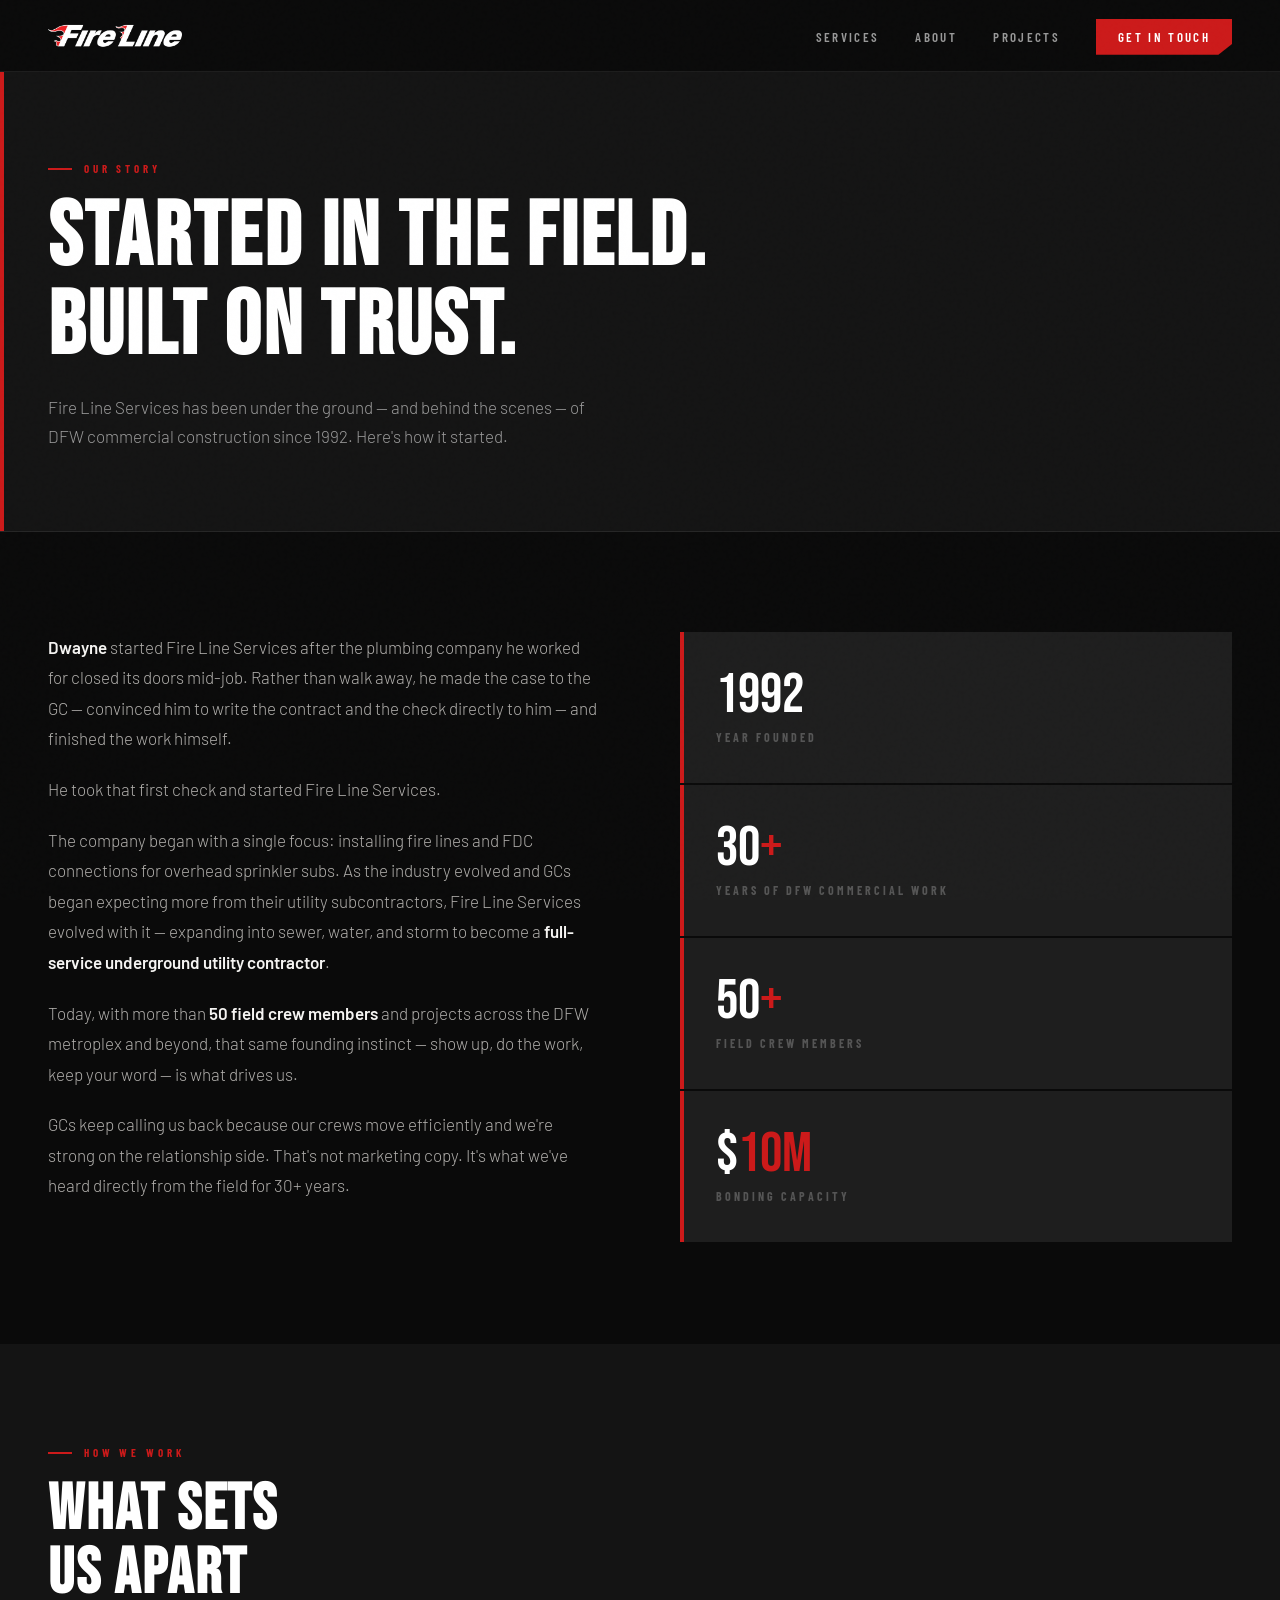
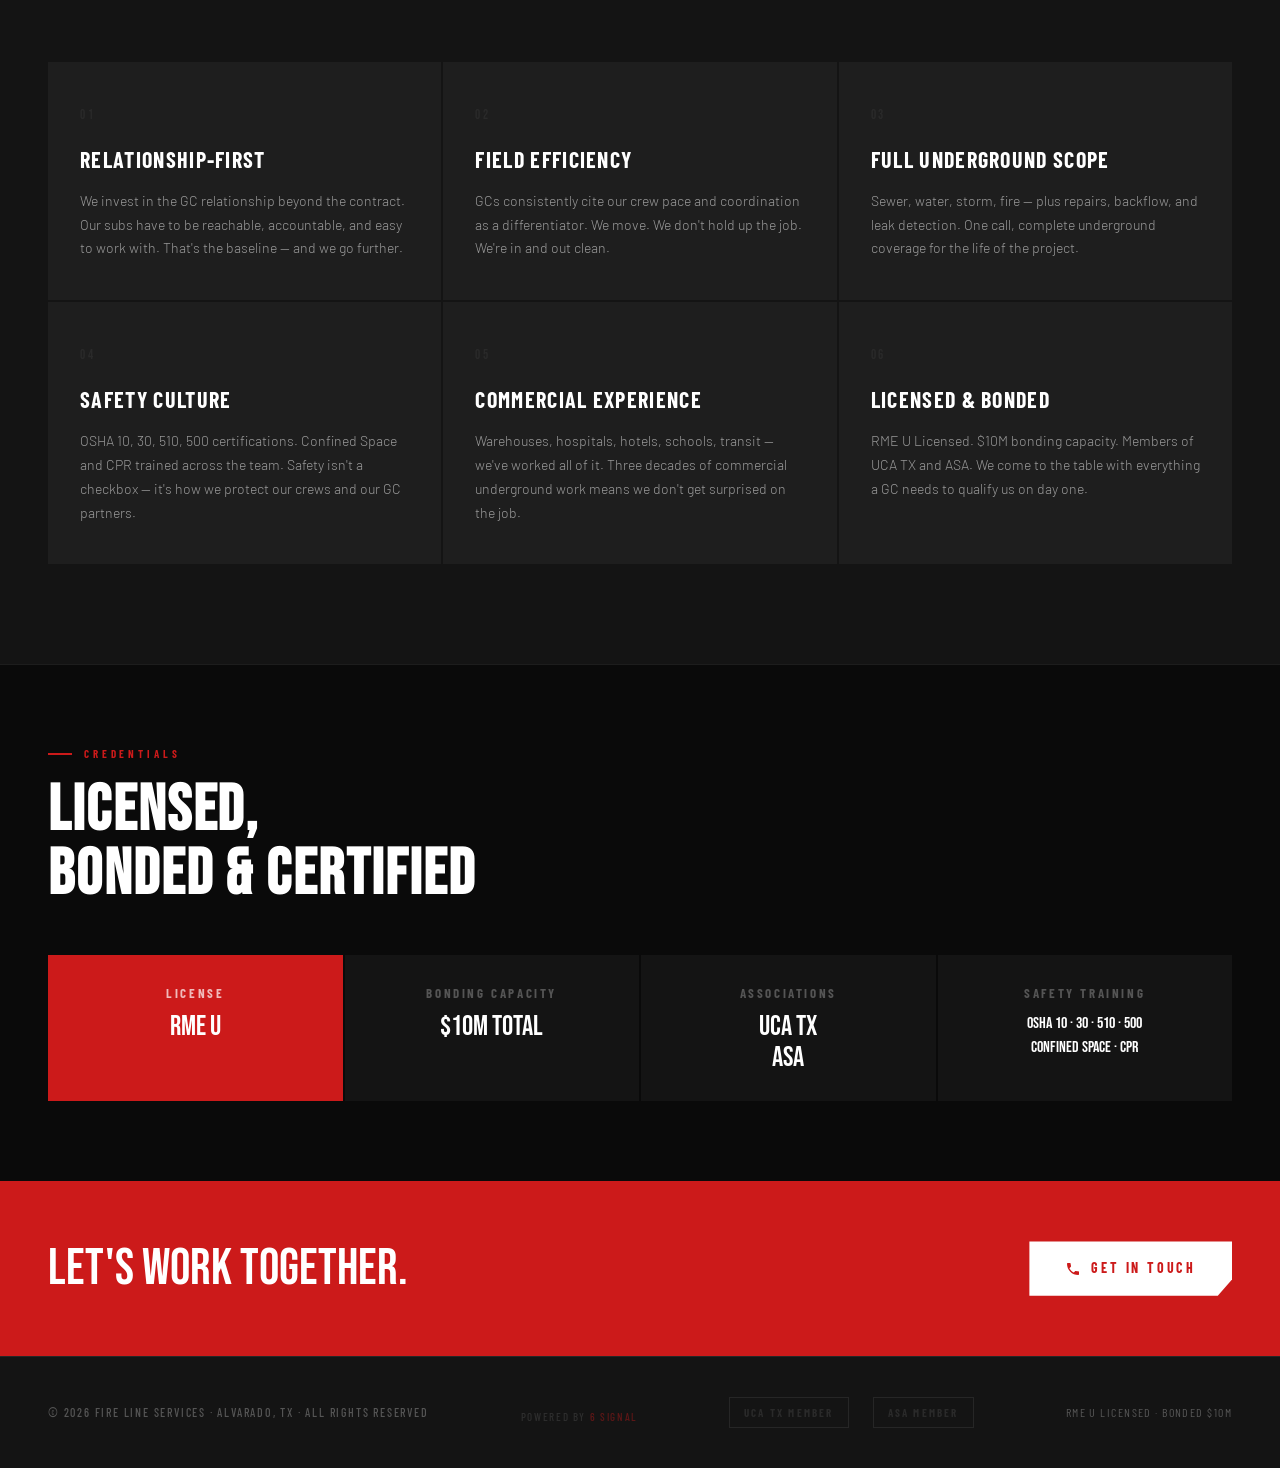
<file: about.html>
<!DOCTYPE html>
<html lang="en">
<head>
  <meta charset="UTF-8">
  <meta name="viewport" content="width=device-width, initial-scale=1.0">
  <title>About | Fire Line Services | DFW Underground Utilities</title>
  <meta name="description" content="Founded in 1992 by Dwayne Walker, Fire Line Services has grown from a fire line specialist into a full-service underground utility subcontractor with 50+ crew members across DFW.">
  <meta property="og:title" content="About | Fire Line Services | DFW Underground Utilities">
  <meta property="og:description" content="Founded in 1992, Fire Line Services has grown into a full-service underground utility subcontractor with 50+ crew members across DFW.">
  <meta property="og:image" content="https://firelineservices.com/Images/FL1.png">
  <meta property="og:url" content="https://firelineservices.com/about.html">
  <meta property="og:type" content="website">
  <meta name="twitter:card" content="summary_large_image">
  <meta name="twitter:image" content="https://firelineservices.com/Images/FL1.png">
  <link rel="preconnect" href="https://fonts.googleapis.com">
  <link rel="preconnect" href="https://fonts.gstatic.com" crossorigin>
  <link href="https://fonts.googleapis.com/css2?family=Bebas+Neue&family=Barlow:ital,wght@0,300;0,400;0,500;0,600;0,700;1,300;1,400&family=Barlow+Condensed:wght@400;500;600;700;800&display=swap" rel="stylesheet">
  <link rel="stylesheet" href="CSS/styles.css">
  <style>
    .page-hero {
      position: relative;
      padding: 160px 48px 80px;
      background: var(--black-mid);
      border-bottom: 1px solid var(--border);
      overflow: hidden;
    }
    .page-hero::before {
      content: '';
      position: absolute;
      left: 0;
      top: 72px;
      width: 4px;
      height: 100%;
      background: var(--red);
    }
    .page-hero-eyebrow {
      font-family: 'Barlow Condensed', sans-serif;
      font-size: 11px;
      font-weight: 700;
      letter-spacing: 0.35em;
      text-transform: uppercase;
      color: var(--red);
      display: flex;
      align-items: center;
      gap: 12px;
      margin-bottom: 16px;
    }
    .page-hero-eyebrow::before {
      content: '';
      display: block;
      width: 24px;
      height: 2px;
      background: var(--red);
    }
    .page-hero h1 {
      font-family: 'Bebas Neue', sans-serif;
      font-size: clamp(52px, 7vw, 100px);
      line-height: 1;
      letter-spacing: 0.03em;
      color: var(--white-pure);
      max-width: 700px;
    }
    .page-hero p {
      font-size: 17px;
      font-weight: 300;
      color: var(--gray-light);
      max-width: 540px;
      margin-top: 20px;
      line-height: 1.7;
    }

    .story-section {
      padding: 100px 0;
      background: var(--black);
    }

    .story-grid {
      display: grid;
      grid-template-columns: 1fr 1fr;
      gap: 80px;
      align-items: start;
    }

    .story-body {
      font-size: 17px;
      font-weight: 300;
      color: #B0AEAB;
      line-height: 1.8;
    }
    .story-body p + p { margin-top: 20px; }
    .story-body strong { color: var(--white); font-weight: 600; }

    .story-aside { }

    .stat-block {
      background: var(--black-light);
      padding: 36px 32px;
      border-left: 4px solid var(--red);
      margin-bottom: 2px;
    }

    .stat-block-num {
      font-family: 'Bebas Neue', sans-serif;
      font-size: 56px;
      line-height: 1;
      color: var(--white-pure);
      display: block;
    }

    .stat-block-num span { color: var(--red); }

    .stat-block-label {
      font-family: 'Barlow Condensed', sans-serif;
      font-size: 12px;
      font-weight: 700;
      letter-spacing: 0.25em;
      text-transform: uppercase;
      color: var(--gray-mid);
      margin-top: 4px;
      display: block;
    }

    .values-section {
      padding: 100px 0;
      background: var(--black-mid);
    }

    .values-grid {
      display: grid;
      grid-template-columns: repeat(3, 1fr);
      gap: 2px;
      margin-top: 56px;
    }

    .value-card {
      background: var(--black-light);
      padding: 40px 32px;
      border-top: 3px solid transparent;
      transition: border-color 0.3s;
    }

    .value-card:hover { border-top-color: var(--red); }

    .value-num {
      font-family: 'Bebas Neue', sans-serif;
      font-size: 13px;
      letter-spacing: 0.2em;
      color: var(--gray-dark);
      display: block;
      margin-bottom: 16px;
    }

    .value-title {
      font-family: 'Barlow Condensed', sans-serif;
      font-size: 22px;
      font-weight: 700;
      letter-spacing: 0.06em;
      text-transform: uppercase;
      color: var(--white-pure);
      margin-bottom: 12px;
    }

    .value-desc {
      font-size: 14px;
      font-weight: 300;
      color: var(--gray-light);
      line-height: 1.7;
    }

    .licenses-section {
      padding: 80px 0;
      background: var(--black);
      border-top: 1px solid var(--border);
    }

    .licenses-grid {
      display: grid;
      grid-template-columns: repeat(4, 1fr);
      gap: 2px;
      margin-top: 48px;
    }

    .license-item {
      background: var(--black-mid);
      padding: 28px 24px;
      text-align: center;
    }

    .license-item:first-child { background: var(--red); }

    .license-title {
      font-family: 'Barlow Condensed', sans-serif;
      font-size: 13px;
      font-weight: 700;
      letter-spacing: 0.2em;
      text-transform: uppercase;
      color: var(--gray-mid);
      margin-bottom: 8px;
    }

    .license-item:first-child .license-title { color: rgba(255,255,255,0.7); }

    .license-value {
      font-family: 'Bebas Neue', sans-serif;
      font-size: 28px;
      color: var(--white-pure);
      line-height: 1.1;
    }

    .cta-strip {
      background: var(--red);
      padding: 60px 48px;
      display: flex;
      align-items: center;
      justify-content: space-between;
      gap: 40px;
    }
    .cta-strip-text {
      font-family: 'Bebas Neue', sans-serif;
      font-size: clamp(32px, 4vw, 52px);
      color: white;
      line-height: 1;
    }
    .btn-white {
      display: inline-flex;
      align-items: center;
      gap: 10px;
      font-family: 'Barlow Condensed', sans-serif;
      font-size: 14px;
      font-weight: 700;
      letter-spacing: 0.2em;
      text-transform: uppercase;
      color: var(--red);
      background: white;
      padding: 16px 36px;
      text-decoration: none;
      transition: background 0.2s, transform 0.2s;
      clip-path: polygon(0 0, 100% 0, 100% 70%, 93% 100%, 0 100%);
      white-space: nowrap;
      flex-shrink: 0;
    }
    .btn-white:hover { background: var(--white); transform: translateY(-2px); }

    @media (max-width: 1024px) {
      .story-grid { grid-template-columns: 1fr; gap: 48px; }
      .values-grid { grid-template-columns: 1fr 1fr; }
      .licenses-grid { grid-template-columns: repeat(2, 1fr); }
      .page-hero { padding: 140px 24px 60px; }
      .cta-strip { flex-direction: column; align-items: flex-start; padding: 48px 24px; }
    }
    @media (max-width: 640px) {
      .page-hero { padding: 110px 20px 48px; }
      .story-section { padding: 64px 0; }
      .values-grid { grid-template-columns: 1fr; }
      .licenses-grid { grid-template-columns: 1fr 1fr; }
    }
  </style>
</head>
<body>

<!-- ── NAV ── -->
<nav>
  <a href="index.html" class="nav-logo">
    <img src="Images/FL-logo.png" alt="Fire Line Services" style="height:24px; width:auto;">
  </a>
  <ul class="nav-links">
    <li><a href="services.html">Services</a></li>
    <li><a href="about.html">About</a></li>
    <li><a href="projects.html">Projects</a></li>
    <li><a href="contact.html" class="nav-cta">Get in Touch</a></li>
  </ul>
  <button class="nav-hamburger" id="hamburger" aria-label="Toggle menu">
    <span></span><span></span><span></span>
  </button>
</nav>

<div class="mobile-menu" id="mobileMenu">
  <a href="services.html" class="mobile-nav-link">Services</a>
  <a href="about.html" class="mobile-nav-link">About</a>
  <a href="projects.html" class="mobile-nav-link">Projects</a>
  <a href="contact.html" class="mobile-cta mobile-nav-link">Get in Touch</a>
</div>

<!-- ── PAGE HERO ── -->
<div class="page-hero">
  <div class="page-hero-eyebrow">Our Story</div>
  <h1>Started in the Field.<br>Built on Trust.</h1>
  <p>Fire Line Services has been under the ground — and behind the scenes — of DFW commercial construction since 1992. Here's how it started.</p>
</div>

<!-- ── STORY ── -->
<section class="story-section">
  <div class="section-inner">
    <div class="story-grid">
      <div class="story-body reveal">
        <p><strong>Dwayne</strong> started Fire Line Services after the plumbing company he worked for closed its doors mid-job. Rather than walk away, he made the case to the GC — convinced him to write the contract and the check directly to him — and finished the work himself.</p>
        <p>He took that first check and started Fire Line Services.</p>
        <p>The company began with a single focus: installing fire lines and FDC connections for overhead sprinkler subs. As the industry evolved and GCs began expecting more from their utility subcontractors, Fire Line Services evolved with it — expanding into sewer, water, and storm to become a <strong>full-service underground utility contractor</strong>.</p>
        <p>Today, with more than <strong>50 field crew members</strong> and projects across the DFW metroplex and beyond, that same founding instinct — show up, do the work, keep your word — is what drives us.</p>
        <p>GCs keep calling us back because our crews move efficiently and we're strong on the relationship side. That's not marketing copy. It's what we've heard directly from the field for 30+ years.</p>
      </div>
      <div class="story-aside reveal">
        <div class="stat-block">
          <span class="stat-block-num">1992<span></span></span>
          <span class="stat-block-label">Year Founded</span>
        </div>
        <div class="stat-block">
          <span class="stat-block-num">30<span>+</span></span>
          <span class="stat-block-label">Years of DFW Commercial Work</span>
        </div>
        <div class="stat-block">
          <span class="stat-block-num">50<span>+</span></span>
          <span class="stat-block-label">Field Crew Members</span>
        </div>
        <div class="stat-block">
          <span class="stat-block-num">$<span>10M</span></span>
          <span class="stat-block-label">Bonding Capacity</span>
        </div>
      </div>
    </div>
  </div>
</section>

<!-- ── VALUES ── -->
<section class="values-section">
  <div class="section-inner">
    <div class="section-label reveal">How We Work</div>
    <h2 class="section-title reveal">What Sets<br>Us Apart</h2>
    <div class="values-grid">
      <div class="value-card reveal">
        <span class="value-num">01</span>
        <div class="value-title">Relationship-First</div>
        <p class="value-desc">We invest in the GC relationship beyond the contract. Our subs have to be reachable, accountable, and easy to work with. That's the baseline — and we go further.</p>
      </div>
      <div class="value-card reveal">
        <span class="value-num">02</span>
        <div class="value-title">Field Efficiency</div>
        <p class="value-desc">GCs consistently cite our crew pace and coordination as a differentiator. We move. We don't hold up the job. We're in and out clean.</p>
      </div>
      <div class="value-card reveal">
        <span class="value-num">03</span>
        <div class="value-title">Full Underground Scope</div>
        <p class="value-desc">Sewer, water, storm, fire — plus repairs, backflow, and leak detection. One call, complete underground coverage for the life of the project.</p>
      </div>
      <div class="value-card reveal">
        <span class="value-num">04</span>
        <div class="value-title">Safety Culture</div>
        <p class="value-desc">OSHA 10, 30, 510, 500 certifications. Confined Space and CPR trained across the team. Safety isn't a checkbox — it's how we protect our crews and our GC partners.</p>
      </div>
      <div class="value-card reveal">
        <span class="value-num">05</span>
        <div class="value-title">Commercial Experience</div>
        <p class="value-desc">Warehouses, hospitals, hotels, schools, transit — we've worked all of it. Three decades of commercial underground work means we don't get surprised on the job.</p>
      </div>
      <div class="value-card reveal">
        <span class="value-num">06</span>
        <div class="value-title">Licensed & Bonded</div>
        <p class="value-desc">RME U Licensed. $10M bonding capacity. Members of UCA TX and ASA. We come to the table with everything a GC needs to qualify us on day one.</p>
      </div>
    </div>
  </div>
</section>

<!-- ── LICENSES & CERTS ── -->
<section class="licenses-section">
  <div class="section-inner">
    <div class="section-label reveal">Credentials</div>
    <h2 class="section-title reveal">Licensed,<br>Bonded & Certified</h2>
    <div class="licenses-grid">
      <div class="license-item reveal">
        <div class="license-title">License</div>
        <div class="license-value">RME U</div>
      </div>
      <div class="license-item reveal">
        <div class="license-title">Bonding Capacity</div>
        <div class="license-value">$10M Total</div>
      </div>
      <div class="license-item reveal">
        <div class="license-title">Associations</div>
        <div class="license-value">UCA TX<br>ASA</div>
      </div>
      <div class="license-item reveal">
        <div class="license-title">Safety Training</div>
        <div class="license-value" style="font-size:16px; line-height:1.5;">OSHA 10 · 30 · 510 · 500<br>Confined Space · CPR</div>
      </div>
    </div>
  </div>
</section>

<!-- ── CTA STRIP ── -->
<div class="cta-strip">
  <div class="cta-strip-text">Let's Work Together.</div>
  <a href="contact.html" class="btn-white">
    <svg width="16" height="16" viewBox="0 0 24 24" fill="currentColor"><path d="M6.62 10.79c1.44 2.83 3.76 5.14 6.59 6.59l2.2-2.2c.27-.27.67-.36 1.02-.24 1.12.37 2.33.57 3.57.57.55 0 1 .45 1 1V20c0 .55-.45 1-1 1-9.39 0-17-7.61-17-17 0-.55.45-1 1-1h3.5c.55 0 1 .45 1 1 0 1.25.2 2.45.57 3.57.11.35.03.74-.25 1.02l-2.2 2.2z"/></svg>
    Get in Touch
  </a>
</div>

<!-- ── FOOTER ── -->
<footer>
  <div class="footer-copy">© 2026 Fire Line Services · Alvarado, TX · All Rights Reserved</div>
  <div class="footer-copy" style="margin-top:8px; font-size:11px; opacity:0.4;">Powered by <a href="https://6signal.co/" target="_blank" rel="noopener" style="color:#CC1A1A; text-decoration:none;">6 SIGNAL</a></div>
  <div class="footer-assoc">
    <span class="assoc-badge">UCA TX Member</span>
    <span class="assoc-badge">ASA Member</span>
  </div>
  <div class="footer-license">RME U Licensed · Bonded $10M</div>
</footer>

<script src="JS/main.js"></script>
</body>
</html>
</file>
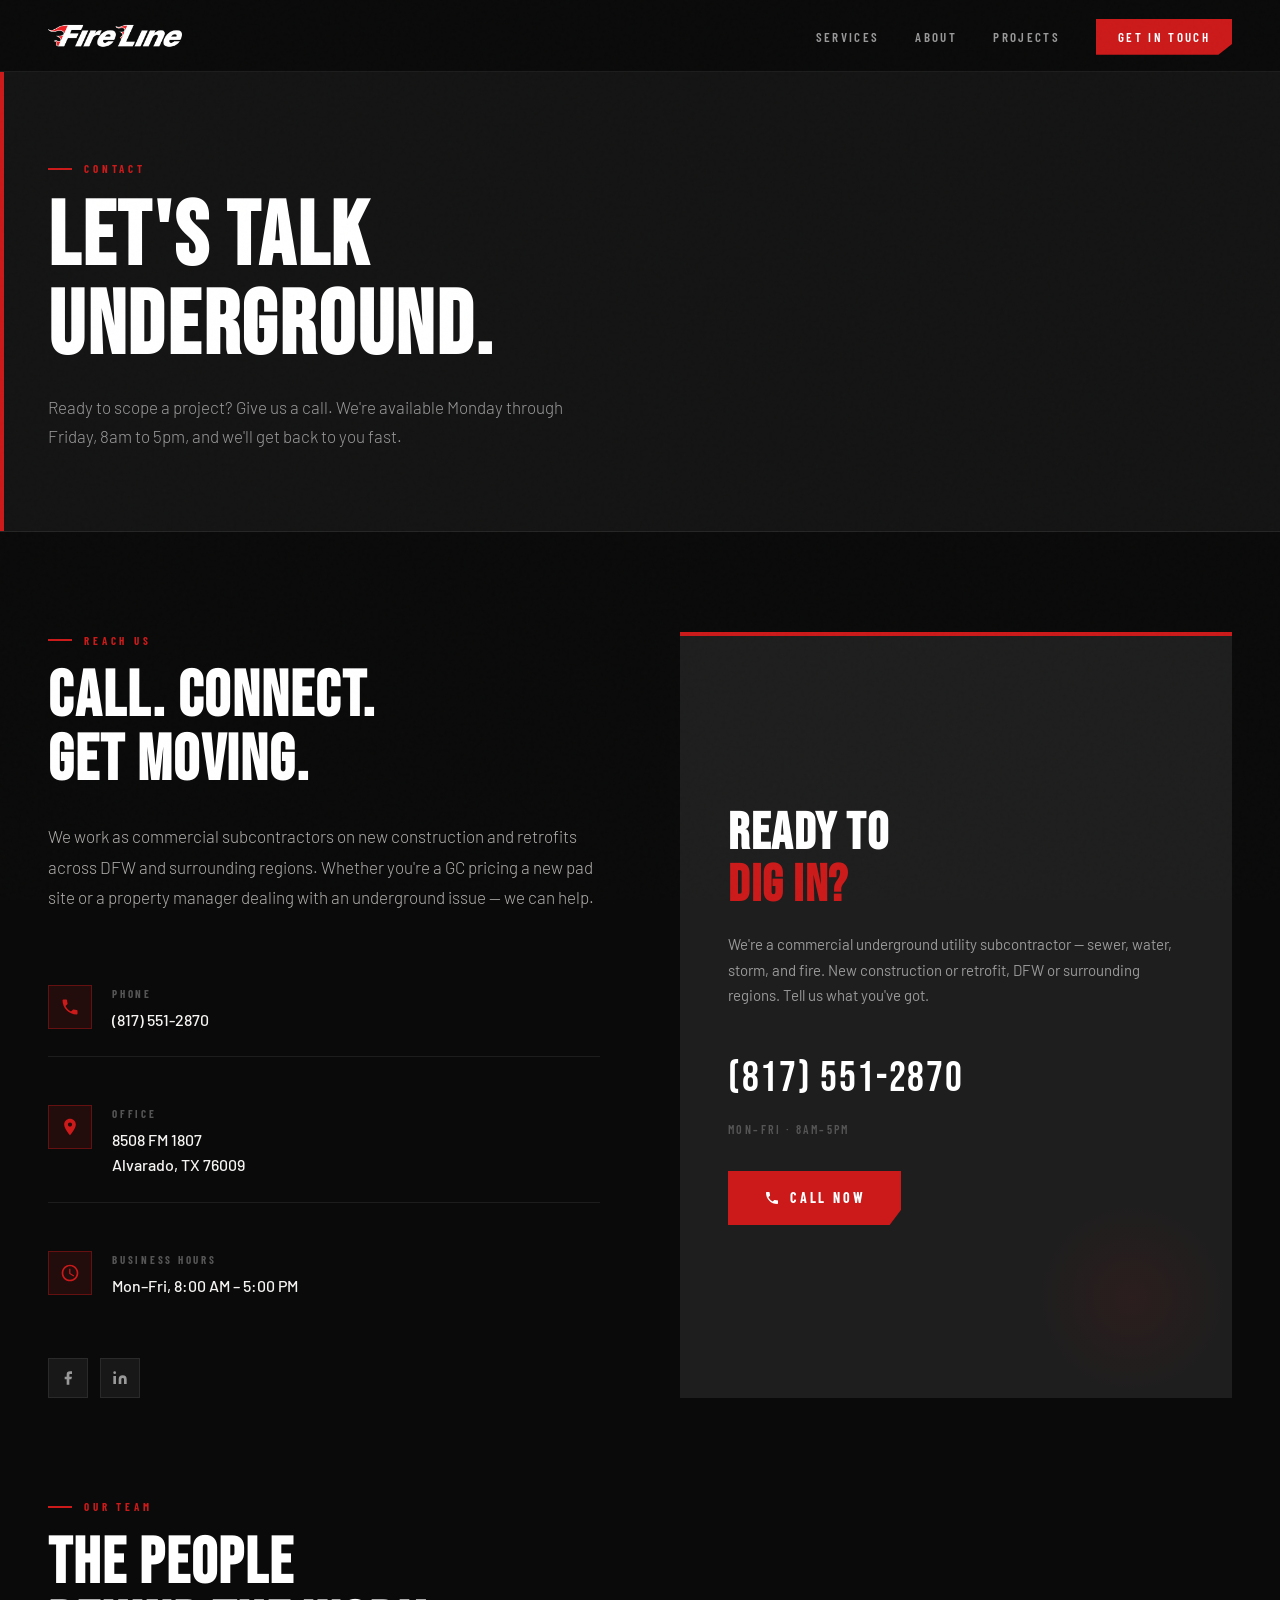
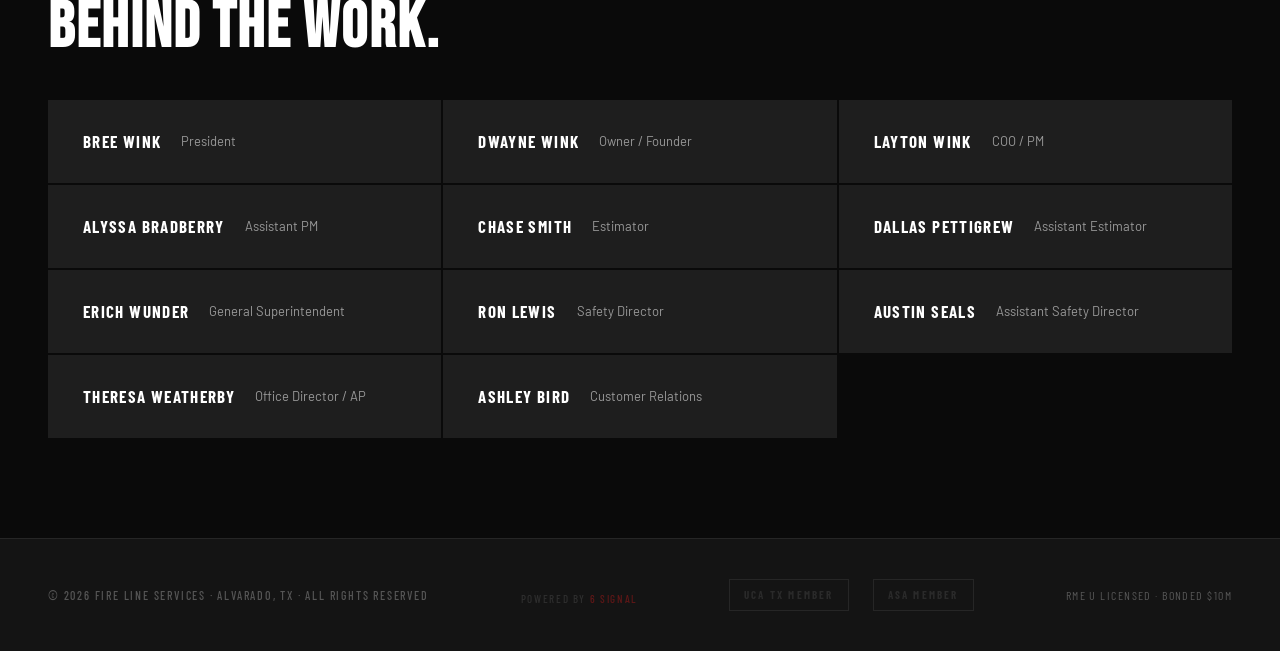
<file: contact.html>
<!DOCTYPE html>
<html lang="en">
<head>
  <meta charset="UTF-8">
  <meta name="viewport" content="width=device-width, initial-scale=1.0">
  <title>Contact | Fire Line Services | DFW Underground Utilities</title>
  <meta name="description" content="Contact Fire Line Services — call (817) 551-2870 or connect on LinkedIn. Located at 8508 FM 1807, Alvarado, TX. Available Mon–Fri 8am–5pm.">
  <meta property="og:title" content="Contact | Fire Line Services | DFW Underground Utilities">
  <meta property="og:description" content="Call (817) 551-2870 or connect with Fire Line Services. Located at 8508 FM 1807, Alvarado, TX. Mon–Fri 8am–5pm.">
  <meta property="og:image" content="https://firelineservices.com/Images/FL1.png">
  <meta property="og:url" content="https://firelineservices.com/contact.html">
  <meta property="og:type" content="website">
  <meta name="twitter:card" content="summary_large_image">
  <meta name="twitter:image" content="https://firelineservices.com/Images/FL1.png">
  <link rel="preconnect" href="https://fonts.googleapis.com">
  <link rel="preconnect" href="https://fonts.gstatic.com" crossorigin>
  <link href="https://fonts.googleapis.com/css2?family=Bebas+Neue&family=Barlow:ital,wght@0,300;0,400;0,500;0,600;0,700;1,300;1,400&family=Barlow+Condensed:wght@400;500;600;700;800&display=swap" rel="stylesheet">
  <link rel="stylesheet" href="CSS/styles.css">
  <style>
    .page-hero {
      position: relative;
      padding: 160px 48px 80px;
      background: var(--black-mid);
      border-bottom: 1px solid var(--border);
      overflow: hidden;
    }
    .page-hero::before {
      content: '';
      position: absolute;
      left: 0;
      top: 72px;
      width: 4px;
      height: 100%;
      background: var(--red);
    }
    .page-hero-eyebrow {
      font-family: 'Barlow Condensed', sans-serif;
      font-size: 11px;
      font-weight: 700;
      letter-spacing: 0.35em;
      text-transform: uppercase;
      color: var(--red);
      display: flex;
      align-items: center;
      gap: 12px;
      margin-bottom: 16px;
    }
    .page-hero-eyebrow::before {
      content: '';
      display: block;
      width: 24px;
      height: 2px;
      background: var(--red);
    }
    .page-hero h1 {
      font-family: 'Bebas Neue', sans-serif;
      font-size: clamp(52px, 7vw, 100px);
      line-height: 1;
      letter-spacing: 0.03em;
      color: var(--white-pure);
      max-width: 700px;
    }
    .page-hero p {
      font-size: 17px;
      font-weight: 300;
      color: var(--gray-light);
      max-width: 540px;
      margin-top: 20px;
      line-height: 1.7;
    }

    @media (max-width: 1024px) {
      .page-hero { padding: 140px 24px 60px; }
    }
    @media (max-width: 640px) {
      .page-hero { padding: 110px 20px 48px; }
    }
  </style>
</head>
<body>

<!-- ── NAV ── -->
<nav>
  <a href="index.html" class="nav-logo">
    <img src="Images/FL-logo.png" alt="Fire Line Services" style="height:24px; width:auto;">
  </a>
  <ul class="nav-links">
    <li><a href="services.html">Services</a></li>
    <li><a href="about.html">About</a></li>
    <li><a href="projects.html">Projects</a></li>
    <li><a href="contact.html" class="nav-cta">Get in Touch</a></li>
  </ul>
  <button class="nav-hamburger" id="hamburger" aria-label="Toggle menu">
    <span></span><span></span><span></span>
  </button>
</nav>

<div class="mobile-menu" id="mobileMenu">
  <a href="services.html" class="mobile-nav-link">Services</a>
  <a href="about.html" class="mobile-nav-link">About</a>
  <a href="projects.html" class="mobile-nav-link">Projects</a>
  <a href="contact.html" class="mobile-cta mobile-nav-link">Get in Touch</a>
</div>

<!-- ── PAGE HERO ── -->
<div class="page-hero">
  <div class="page-hero-eyebrow">Contact</div>
  <h1>Let's Talk<br>Underground.</h1>
  <p>Ready to scope a project? Give us a call. We're available Monday through Friday, 8am to 5pm, and we'll get back to you fast.</p>
</div>

<!-- ── CONTACT SECTION ── -->
<section class="contact" style="padding-top:100px; padding-bottom:100px;">
  <div class="section-inner">
    <div class="contact-grid">
      <div class="contact-info reveal">
        <div class="section-label">Reach Us</div>
        <h2 class="section-title">Call. Connect.<br>Get Moving.</h2>
        <p class="contact-body">
          We work as commercial subcontractors on new construction and retrofits across DFW and surrounding regions. Whether you're a GC pricing a new pad site or a property manager dealing with an underground issue — we can help.
        </p>

        <div class="contact-items">
          <div class="contact-item">
            <div class="contact-item-icon">
              <svg width="20" height="20" viewBox="0 0 24 24" fill="currentColor"><path d="M6.62 10.79c1.44 2.83 3.76 5.14 6.59 6.59l2.2-2.2c.27-.27.67-.36 1.02-.24 1.12.37 2.33.57 3.57.57.55 0 1 .45 1 1V20c0 .55-.45 1-1 1-9.39 0-17-7.61-17-17 0-.55.45-1 1-1h3.5c.55 0 1 .45 1 1 0 1.25.2 2.45.57 3.57.11.35.03.74-.25 1.02l-2.2 2.2z"/></svg>
            </div>
            <div>
              <div class="contact-item-label">Phone</div>
              <div class="contact-item-value"><a href="tel:+18175512870">(817) 551-2870</a></div>
            </div>
          </div>
          <div class="contact-item">
            <div class="contact-item-icon">
              <svg width="20" height="20" viewBox="0 0 24 24" fill="currentColor"><path d="M12 2C8.13 2 5 5.13 5 9c0 5.25 7 13 7 13s7-7.75 7-13c0-3.87-3.13-7-7-7zm0 9.5c-1.38 0-2.5-1.12-2.5-2.5s1.12-2.5 2.5-2.5 2.5 1.12 2.5 2.5-1.12 2.5-2.5 2.5z"/></svg>
            </div>
            <div>
              <div class="contact-item-label">Office</div>
              <div class="contact-item-value">8508 FM 1807<br>Alvarado, TX 76009</div>
            </div>
          </div>
          <div class="contact-item">
            <div class="contact-item-icon">
              <svg width="20" height="20" viewBox="0 0 24 24" fill="currentColor"><path d="M11.99 2C6.47 2 2 6.48 2 12s4.47 10 9.99 10C17.52 22 22 17.52 22 12S17.52 2 11.99 2zM12 20c-4.42 0-8-3.58-8-8s3.58-8 8-8 8 3.58 8 8-3.58 8-8 8zm.5-13H11v6l5.25 3.15.75-1.23-4.5-2.67V7z"/></svg>
            </div>
            <div>
              <div class="contact-item-label">Business Hours</div>
              <div class="contact-item-value">Mon–Fri, 8:00 AM – 5:00 PM</div>
            </div>
          </div>
        </div>

        <div class="social-links" style="margin-top: 36px;">
          <a href="https://www.facebook.com/profile.php?id=61569839363469" target="_blank" class="social-link" title="Facebook">
            <svg width="16" height="16" viewBox="0 0 24 24" fill="currentColor"><path d="M18 2h-3a5 5 0 0 0-5 5v3H7v4h3v8h4v-8h3l1-4h-4V7a1 1 0 0 1 1-1h3z"/></svg>
          </a>
          <a href="https://www.linkedin.com/in/layton-wink-b942b92a4/" target="_blank" class="social-link" title="LinkedIn">
            <svg width="16" height="16" viewBox="0 0 24 24" fill="currentColor"><path d="M16 8a6 6 0 0 1 6 6v7h-4v-7a2 2 0 0 0-2-2 2 2 0 0 0-2 2v7h-4v-7a6 6 0 0 1 6-6zM2 9h4v12H2z"/><circle cx="4" cy="4" r="2"/></svg>
          </a>
        </div>
      </div>

      <div class="contact-cta-block reveal">
        <h3 class="contact-cta-headline">Ready to<br><span>Dig In?</span></h3>
        <p class="contact-cta-sub">We're a commercial underground utility subcontractor — sewer, water, storm, and fire. New construction or retrofit, DFW or surrounding regions. Tell us what you've got.</p>
        <a href="tel:+18175512870" class="contact-phone-big">(817) 551-2870</a>
        <div class="contact-hours">Mon–Fri · 8am–5pm</div>
        <a href="tel:+18175512870" class="btn-primary" style="align-self:flex-start;">
          <svg width="16" height="16" viewBox="0 0 24 24" fill="currentColor"><path d="M6.62 10.79c1.44 2.83 3.76 5.14 6.59 6.59l2.2-2.2c.27-.27.67-.36 1.02-.24 1.12.37 2.33.57 3.57.57.55 0 1 .45 1 1V20c0 .55-.45 1-1 1-9.39 0-17-7.61-17-17 0-.55.45-1 1-1h3.5c.55 0 1 .45 1 1 0 1.25.2 2.45.57 3.57.11.35.03.74-.25 1.02l-2.2 2.2z"/></svg>
          Call Now
        </a>
      </div>
    </div>
  </div>
</section>

<!-- ── TEAM ── -->
<section class="contact" style="padding-top:0; padding-bottom:100px;">
  <div class="section-inner">
    <div class="section-label reveal">Our Team</div>
    <h2 class="section-title reveal" style="margin-bottom:40px;">The People<br>Behind the Work.</h2>
    <div class="services-secondary reveal">
      <div class="service-card-sm">
        <div class="service-card-sm-name">Bree Wink</div>
        <div class="service-card-sm-desc">President</div>
      </div>
      <div class="service-card-sm">
        <div class="service-card-sm-name">Dwayne Wink</div>
        <div class="service-card-sm-desc">Owner / Founder</div>
      </div>
      <div class="service-card-sm">
        <div class="service-card-sm-name">Layton Wink</div>
        <div class="service-card-sm-desc">COO / PM</div>
      </div>
      <div class="service-card-sm">
        <div class="service-card-sm-name">Alyssa Bradberry</div>
        <div class="service-card-sm-desc">Assistant PM</div>
      </div>
      <div class="service-card-sm">
        <div class="service-card-sm-name">Chase Smith</div>
        <div class="service-card-sm-desc">Estimator</div>
      </div>
      <div class="service-card-sm">
        <div class="service-card-sm-name">Dallas Pettigrew</div>
        <div class="service-card-sm-desc">Assistant Estimator</div>
      </div>
      <div class="service-card-sm">
        <div class="service-card-sm-name">Erich Wunder</div>
        <div class="service-card-sm-desc">General Superintendent</div>
      </div>
      <div class="service-card-sm">
        <div class="service-card-sm-name">Ron Lewis</div>
        <div class="service-card-sm-desc">Safety Director</div>
      </div>
      <div class="service-card-sm">
        <div class="service-card-sm-name">Austin Seals</div>
        <div class="service-card-sm-desc">Assistant Safety Director</div>
      </div>
      <div class="service-card-sm">
        <div class="service-card-sm-name">Theresa Weatherby</div>
        <div class="service-card-sm-desc">Office Director / AP</div>
      </div>
      <div class="service-card-sm">
        <div class="service-card-sm-name">Ashley Bird</div>
        <div class="service-card-sm-desc">Customer Relations</div>
      </div>
    </div>
  </div>
</section>

<!-- ── FOOTER ── -->
<footer>
  <div class="footer-copy">© 2026 Fire Line Services · Alvarado, TX · All Rights Reserved</div>
  <div class="footer-copy" style="margin-top:8px; font-size:11px; opacity:0.4;">Powered by <a href="https://6signal.co/" target="_blank" rel="noopener" style="color:#CC1A1A; text-decoration:none;">6 SIGNAL</a></div>
  <div class="footer-assoc">
    <span class="assoc-badge">UCA TX Member</span>
    <span class="assoc-badge">ASA Member</span>
  </div>
  <div class="footer-license">RME U Licensed · Bonded $10M</div>
</footer>

<script src="JS/main.js"></script>
</body>
</html>
</file>
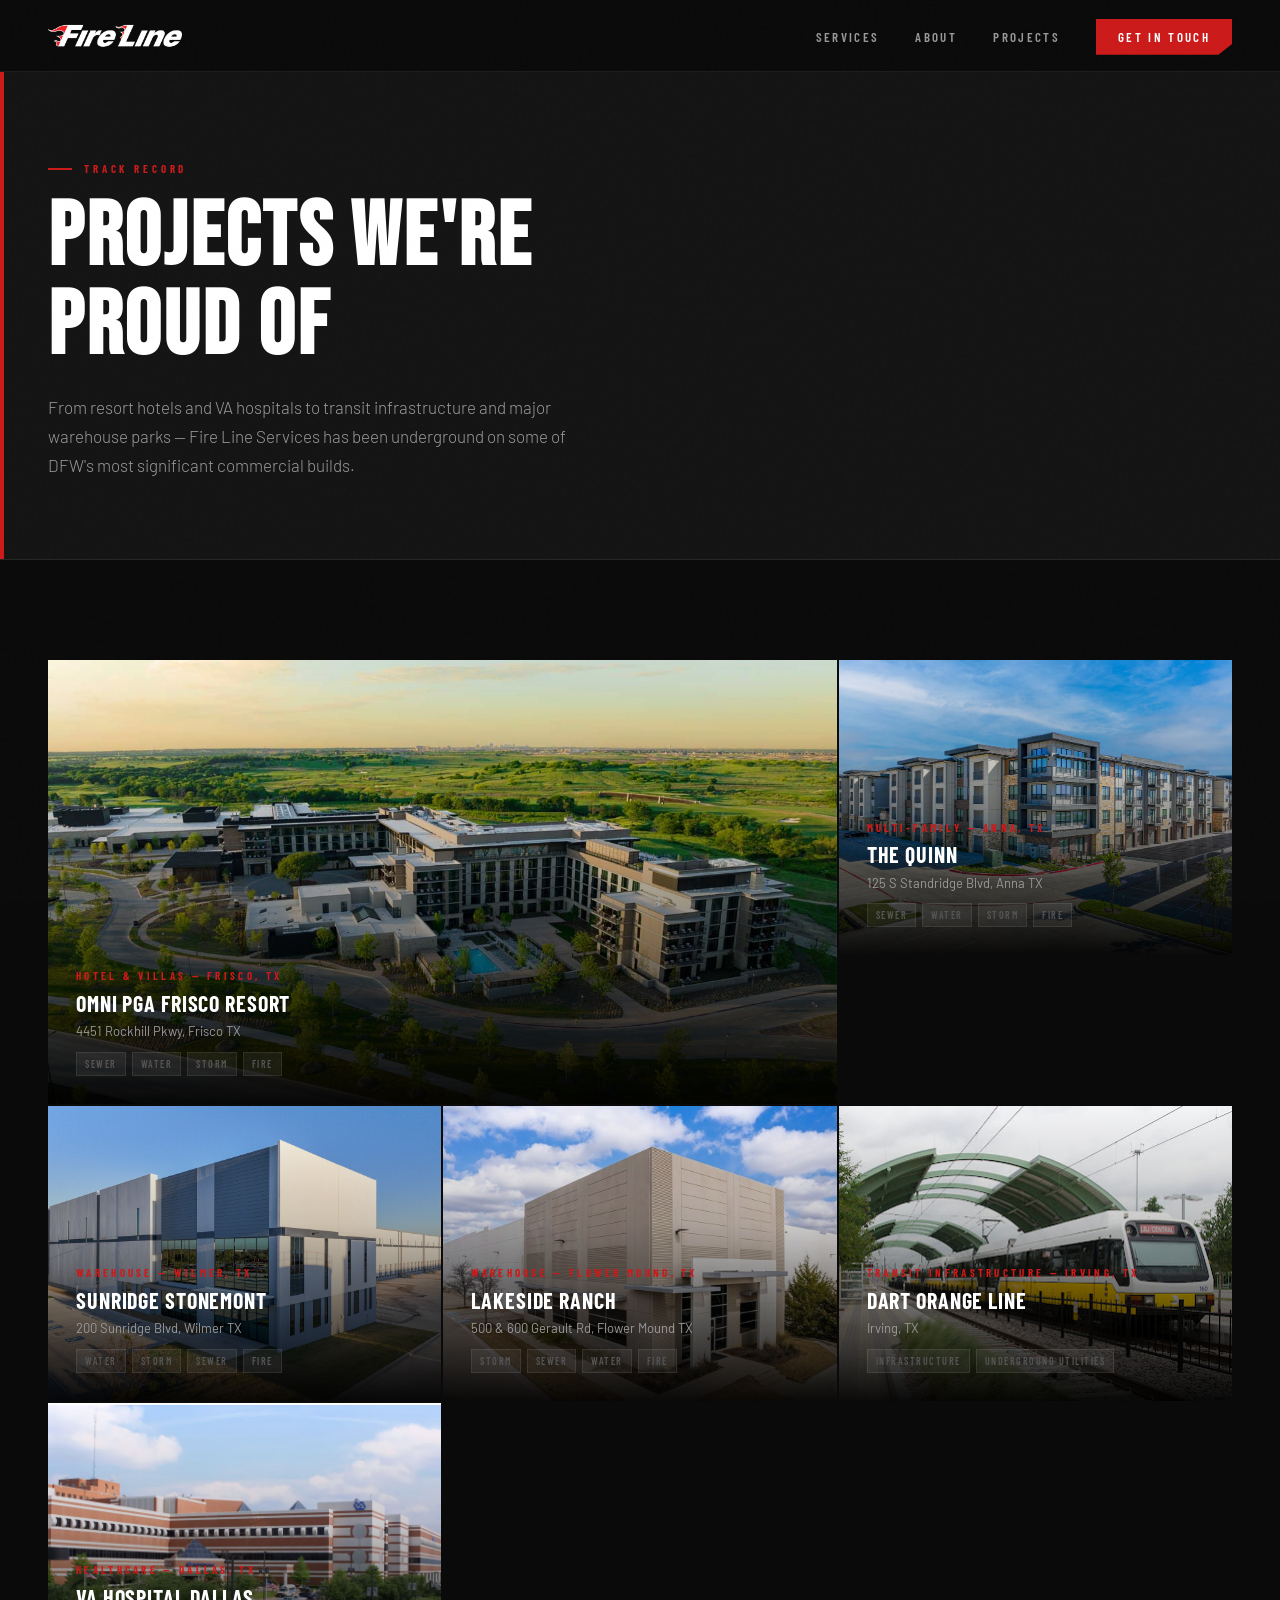
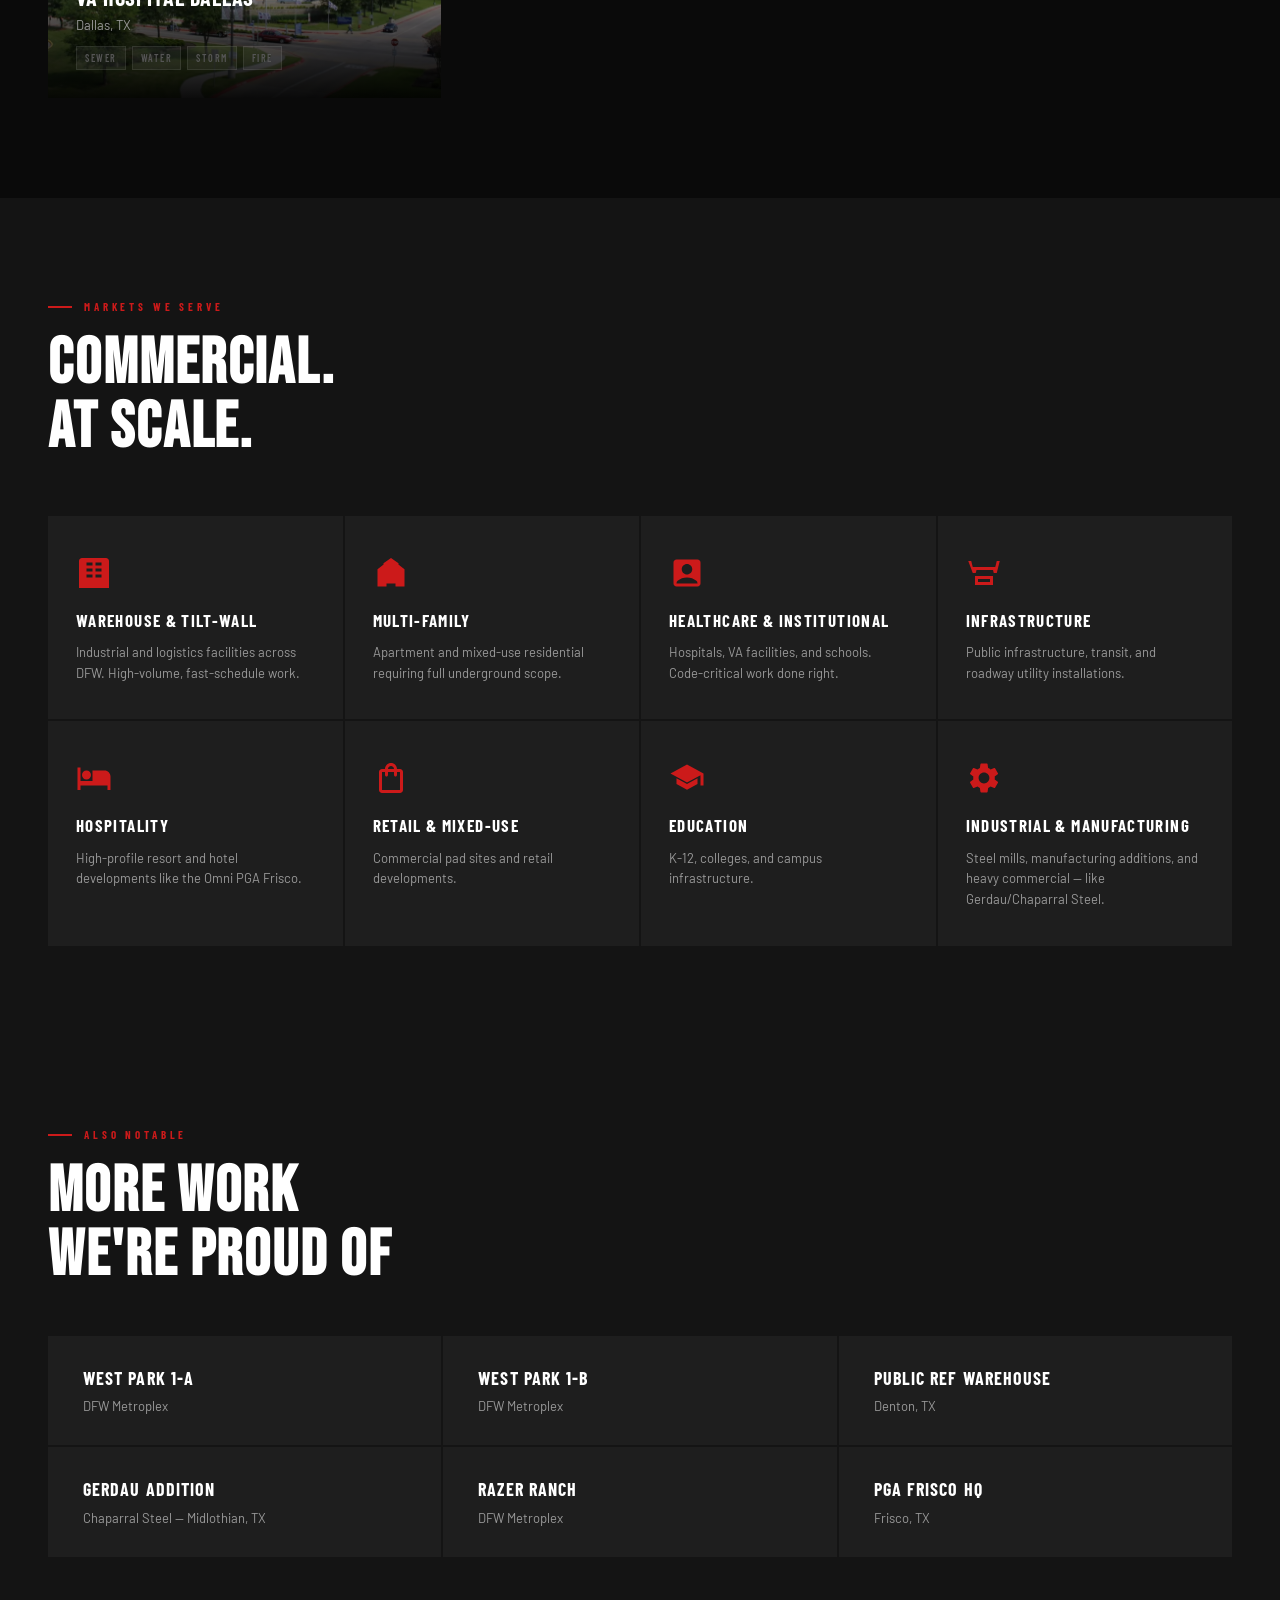
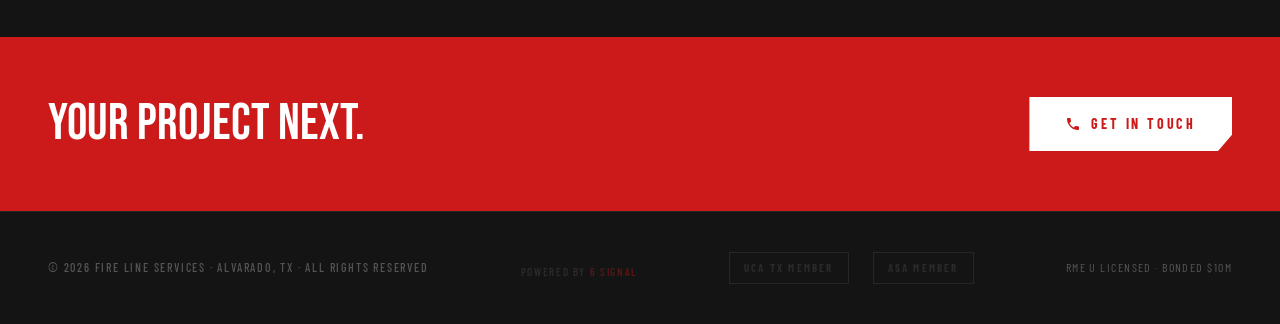
<file: projects.html>
<!DOCTYPE html>
<html lang="en">
<head>
  <meta charset="UTF-8">
  <meta name="viewport" content="width=device-width, initial-scale=1.0">
  <title>Projects | Fire Line Services | DFW Underground Utilities</title>
  <meta name="description" content="Notable completed projects by Fire Line Services — Omni PGA Frisco Resort, The Quinn, DART Orange Line, VA Dallas, and more across DFW and surrounding regions.">
  <meta property="og:title" content="Projects | Fire Line Services | DFW Underground Utilities">
  <meta property="og:description" content="Notable completed projects — Omni PGA Frisco Resort, The Quinn, DART Orange Line, VA Dallas, and more across DFW and surrounding regions.">
  <meta property="og:image" content="https://firelineservices.com/Images/FL1.png">
  <meta property="og:url" content="https://firelineservices.com/projects.html">
  <meta property="og:type" content="website">
  <meta name="twitter:card" content="summary_large_image">
  <meta name="twitter:image" content="https://firelineservices.com/Images/FL1.png">
  <link rel="preconnect" href="https://fonts.googleapis.com">
  <link rel="preconnect" href="https://fonts.gstatic.com" crossorigin>
  <link href="https://fonts.googleapis.com/css2?family=Bebas+Neue&family=Barlow:ital,wght@0,300;0,400;0,500;0,600;0,700;1,300;1,400&family=Barlow+Condensed:wght@400;500;600;700;800&display=swap" rel="stylesheet">
  <link rel="stylesheet" href="CSS/styles.css">
  <style>
    .page-hero {
      position: relative;
      padding: 160px 48px 80px;
      background: var(--black-mid);
      border-bottom: 1px solid var(--border);
      overflow: hidden;
    }
    .page-hero::before {
      content: '';
      position: absolute;
      left: 0;
      top: 72px;
      width: 4px;
      height: 100%;
      background: var(--red);
    }
    .page-hero-eyebrow {
      font-family: 'Barlow Condensed', sans-serif;
      font-size: 11px;
      font-weight: 700;
      letter-spacing: 0.35em;
      text-transform: uppercase;
      color: var(--red);
      display: flex;
      align-items: center;
      gap: 12px;
      margin-bottom: 16px;
    }
    .page-hero-eyebrow::before {
      content: '';
      display: block;
      width: 24px;
      height: 2px;
      background: var(--red);
    }
    .page-hero h1 {
      font-family: 'Bebas Neue', sans-serif;
      font-size: clamp(52px, 7vw, 100px);
      line-height: 1;
      letter-spacing: 0.03em;
      color: var(--white-pure);
      max-width: 700px;
    }
    .page-hero p {
      font-size: 17px;
      font-weight: 300;
      color: var(--gray-light);
      max-width: 540px;
      margin-top: 20px;
      line-height: 1.7;
    }

    /* ── PROJECTS FULL PAGE ── */
    .projects-full {
      padding: 100px 0;
      background: var(--black);
    }

    /* ── NOTABLE LIST ── */
    .notable-section {
      padding: 80px 0;
      background: var(--black-mid);
    }

    .notable-list {
      display: grid;
      grid-template-columns: repeat(3, 1fr);
      gap: 2px;
      margin-top: 48px;
    }

    .notable-item {
      background: var(--black-light);
      padding: 28px 32px;
      border-left: 3px solid transparent;
      transition: border-color 0.3s, background 0.3s;
    }

    .notable-item:hover {
      border-left-color: var(--red);
      background: #1a1a1a;
    }

    .notable-item-name {
      font-family: 'Barlow Condensed', sans-serif;
      font-size: 18px;
      font-weight: 700;
      letter-spacing: 0.06em;
      text-transform: uppercase;
      color: var(--white-pure);
      margin-bottom: 4px;
    }

    .notable-item-location {
      font-size: 13px;
      color: var(--gray-light);
    }

    /* ── MARKETS SERVED ── */
    .cta-strip {
      background: var(--red);
      padding: 60px 48px;
      display: flex;
      align-items: center;
      justify-content: space-between;
      gap: 40px;
    }
    .cta-strip-text {
      font-family: 'Bebas Neue', sans-serif;
      font-size: clamp(32px, 4vw, 52px);
      color: white;
      line-height: 1;
    }
    .btn-white {
      display: inline-flex;
      align-items: center;
      gap: 10px;
      font-family: 'Barlow Condensed', sans-serif;
      font-size: 14px;
      font-weight: 700;
      letter-spacing: 0.2em;
      text-transform: uppercase;
      color: var(--red);
      background: white;
      padding: 16px 36px;
      text-decoration: none;
      transition: background 0.2s, transform 0.2s;
      clip-path: polygon(0 0, 100% 0, 100% 70%, 93% 100%, 0 100%);
      white-space: nowrap;
      flex-shrink: 0;
    }
    .btn-white:hover { background: var(--white); transform: translateY(-2px); }

    @media (max-width: 1024px) {
      .page-hero { padding: 140px 24px 60px; }
      .notable-list { grid-template-columns: 1fr 1fr; }
      .cta-strip { flex-direction: column; align-items: flex-start; padding: 48px 24px; }
    }
    @media (max-width: 640px) {
      .page-hero { padding: 110px 20px 48px; }
      .projects-full, .notable-section { padding: 64px 0; }
      .notable-list { grid-template-columns: 1fr; }
    }
  </style>
</head>
<body>

<!-- ── NAV ── -->
<nav>
  <a href="index.html" class="nav-logo">
    <img src="Images/FL-logo.png" alt="Fire Line Services" style="height:24px; width:auto;">
  </a>
  <ul class="nav-links">
    <li><a href="services.html">Services</a></li>
    <li><a href="about.html">About</a></li>
    <li><a href="projects.html">Projects</a></li>
    <li><a href="contact.html" class="nav-cta">Get in Touch</a></li>
  </ul>
  <button class="nav-hamburger" id="hamburger" aria-label="Toggle menu">
    <span></span><span></span><span></span>
  </button>
</nav>

<div class="mobile-menu" id="mobileMenu">
  <a href="services.html" class="mobile-nav-link">Services</a>
  <a href="about.html" class="mobile-nav-link">About</a>
  <a href="projects.html" class="mobile-nav-link">Projects</a>
  <a href="contact.html" class="mobile-cta mobile-nav-link">Get in Touch</a>
</div>

<!-- ── PAGE HERO ── -->
<div class="page-hero">
  <div class="page-hero-eyebrow">Track Record</div>
  <h1>Projects We're<br>Proud Of</h1>
  <p>From resort hotels and VA hospitals to transit infrastructure and major warehouse parks — Fire Line Services has been underground on some of DFW's most significant commercial builds.</p>
</div>

<!-- ── PROJECTS GRID ── -->
<section class="projects-full">
  <div class="section-inner">
    <div class="projects-grid">
      <!-- FEATURED -->
      <div class="project-card large reveal">
        <div class="project-bg" style="background-image: url('Images/Omni.jpg'); background-size: cover; background-position: center;"></div>
        <div class="project-overlay"></div>
        <div class="project-content">
          <div class="project-type">Hotel & Villas — Frisco, TX</div>
          <div class="project-name">Omni PGA Frisco Resort</div>
          <div class="project-location">4451 Rockhill Pkwy, Frisco TX</div>
          <div class="project-services-tags">
            <span class="tag">Sewer</span><span class="tag">Water</span><span class="tag">Storm</span><span class="tag">Fire</span>
          </div>
        </div>
      </div>

      <div class="project-card reveal">
        <div class="project-bg" style="background-image: url('Images/Quinn.jpg'); background-size: cover; background-position: center;"></div>
        <div class="project-overlay"></div>
        <div class="project-content">
          <div class="project-type">Multi-Family — Anna, TX</div>
          <div class="project-name">The Quinn</div>
          <div class="project-location">125 S Standridge Blvd, Anna TX</div>
          <div class="project-services-tags">
            <span class="tag">Sewer</span><span class="tag">Water</span><span class="tag">Storm</span><span class="tag">Fire</span>
          </div>
        </div>
      </div>

      <div class="project-card reveal">
        <div class="project-bg" style="background-image: url('Images/Stonemont.jpg'); background-size: cover; background-position: center;"></div>
        <div class="project-overlay"></div>
        <div class="project-content">
          <div class="project-type">Warehouse — Wilmer, TX</div>
          <div class="project-name">Sunridge Stonemont</div>
          <div class="project-location">200 Sunridge Blvd, Wilmer TX</div>
          <div class="project-services-tags">
            <span class="tag">Water</span><span class="tag">Storm</span><span class="tag">Sewer</span><span class="tag">Fire</span>
          </div>
        </div>
      </div>

      <div class="project-card reveal">
        <div class="project-bg" style="background-image: url('Images/Lakeside.jpg'); background-size: cover; background-position: center;"></div>
        <div class="project-overlay"></div>
        <div class="project-content">
          <div class="project-type">Warehouse — Flower Mound, TX</div>
          <div class="project-name">Lakeside Ranch</div>
          <div class="project-location">500 & 600 Gerault Rd, Flower Mound TX</div>
          <div class="project-services-tags">
            <span class="tag">Storm</span><span class="tag">Sewer</span><span class="tag">Water</span><span class="tag">Fire</span>
          </div>
        </div>
      </div>

      <div class="project-card reveal">
        <div class="project-bg" style="background-image: url('Images/Dart.jpg'); background-size: cover; background-position: center;"></div>
        <div class="project-overlay"></div>
        <div class="project-content">
          <div class="project-type">Transit Infrastructure — Irving, TX</div>
          <div class="project-name">DART Orange Line</div>
          <div class="project-location">Irving, TX</div>
          <div class="project-services-tags">
            <span class="tag">Infrastructure</span><span class="tag">Underground Utilities</span>
          </div>
        </div>
      </div>

      <div class="project-card reveal">
        <div class="project-bg" style="background-image: url('Images/DallasVA.webp'); background-size: cover; background-position: center;"></div>
        <div class="project-overlay"></div>
        <div class="project-content">
          <div class="project-type">Healthcare — Dallas, TX</div>
          <div class="project-name">VA Hospital Dallas</div>
          <div class="project-location">Dallas, TX</div>
          <div class="project-services-tags">
            <span class="tag">Sewer</span><span class="tag">Water</span><span class="tag">Storm</span><span class="tag">Fire</span>
          </div>
        </div>
      </div>
    </div>
  </div>
</section>

<!-- ── MARKETS ── -->
<section class="markets" style="padding-top:100px; padding-bottom:100px;">
  <div class="section-inner">
    <div class="section-label reveal">Markets We Serve</div>
    <h2 class="section-title reveal">Commercial.<br>At Scale.</h2>
    <div class="markets-list">
      <div class="market-item reveal">
        <svg class="market-icon" width="36" height="36" viewBox="0 0 24 24" fill="#CC1A1A"><path d="M20 2H4c-1.1 0-2 .9-2 2v18h20V4c0-1.1-.9-2-2-2zm-9 13H7v-2h4v2zm0-4H7V9h4v2zm0-4H7V5h4v2zm6 8h-4v-2h4v2zm0-4h-4V9h4v2zm0-4h-4V5h4v2z"/></svg>
        <div class="market-name">Warehouse & Tilt-Wall</div>
        <div class="market-desc">Industrial and logistics facilities across DFW. High-volume, fast-schedule work.</div>
      </div>
      <div class="market-item reveal">
        <svg class="market-icon" width="36" height="36" viewBox="0 0 24 24" fill="#CC1A1A"><path d="M17 11H7V5.5L12 2l5 3.5V11zm-8 2h6v2H9v-2zm-2 4h10v2H7v-2zM3 21V9.5l9-7 9 7V21h-6v-4H9v4H3z"/></svg>
        <div class="market-name">Multi-Family</div>
        <div class="market-desc">Apartment and mixed-use residential requiring full underground scope.</div>
      </div>
      <div class="market-item reveal">
        <svg class="market-icon" width="36" height="36" viewBox="0 0 24 24" fill="#CC1A1A"><path d="M19 3H5c-1.1 0-2 .9-2 2v14c0 1.1.9 2 2 2h14c1.1 0 2-.9 2-2V5c0-1.1-.9-2-2-2zm-7 3c1.93 0 3.5 1.57 3.5 3.5S13.93 13 12 13s-3.5-1.57-3.5-3.5S10.07 6 12 6zm7 13H5v-.23c0-.62.28-1.2.76-1.58C7.47 15.82 9.64 15 12 15s4.53.82 6.24 2.19c.48.38.76.97.76 1.58V19z"/></svg>
        <div class="market-name">Healthcare & Institutional</div>
        <div class="market-desc">Hospitals, VA facilities, and schools. Code-critical work done right.</div>
      </div>
      <div class="market-item reveal">
        <svg class="market-icon" width="36" height="36" viewBox="0 0 24 24" fill="#CC1A1A"><path d="M1.5 4h2l1 4h15l1-4h2l-2 8h-2l-.5-2h-11l-.5 2h-2L1.5 4zM6 14h12v6H6v-6zm2 2v2h8v-2H8z"/></svg>
        <div class="market-name">Infrastructure</div>
        <div class="market-desc">Public infrastructure, transit, and roadway utility installations.</div>
      </div>
      <div class="market-item reveal">
        <svg class="market-icon" width="36" height="36" viewBox="0 0 24 24" fill="#CC1A1A"><path d="M7 13c1.66 0 3-1.34 3-3S8.66 7 7 7s-3 1.34-3 3 1.34 3 3 3zm12-6h-8v7H3V5H1v15h2v-3h18v3h2v-9c0-2.21-1.79-4-4-4z"/></svg>
        <div class="market-name">Hospitality</div>
        <div class="market-desc">High-profile resort and hotel developments like the Omni PGA Frisco.</div>
      </div>
      <div class="market-item reveal">
        <svg class="market-icon" width="36" height="36" viewBox="0 0 24 24" fill="#CC1A1A"><path d="M18 6h-2c0-2.21-1.79-4-4-4S8 3.79 8 6H6c-1.1 0-2 .9-2 2v12c0 1.1.9 2 2 2h12c1.1 0 2-.9 2-2V8c0-1.1-.9-2-2-2zm-6-2c1.1 0 2 .9 2 2h-4c0-1.1.9-2 2-2zm6 16H6V8h2v2c0 .55.45 1 1 1s1-.45 1-1V8h4v2c0 .55.45 1 1 1s1-.45 1-1V8h2v12z"/></svg>
        <div class="market-name">Retail & Mixed-Use</div>
        <div class="market-desc">Commercial pad sites and retail developments.</div>
      </div>
      <div class="market-item reveal">
        <svg class="market-icon" width="36" height="36" viewBox="0 0 24 24" fill="#CC1A1A"><path d="M12 3L1 9l11 6 9-4.91V17h2V9L12 3zm-7 9.24V16l7 3.76L19 16v-3.76L12 16l-7-3.76z"/></svg>
        <div class="market-name">Education</div>
        <div class="market-desc">K-12, colleges, and campus infrastructure.</div>
      </div>
      <div class="market-item reveal">
        <svg class="market-icon" width="36" height="36" viewBox="0 0 24 24" fill="#CC1A1A"><path d="M19.14 12.94c.04-.3.06-.61.06-.94s-.02-.64-.07-.94l2.03-1.58a.49.49 0 0 0 .12-.61l-1.92-3.32a.49.49 0 0 0-.59-.22l-2.39.96a6.94 6.94 0 0 0-1.62-.94l-.36-2.54a.484.484 0 0 0-.48-.41h-3.84c-.24 0-.43.17-.47.41l-.36 2.54c-.59.24-1.13.57-1.62.94l-2.39-.96a.47.47 0 0 0-.59.22L2.74 8.87a.47.47 0 0 0 .12.61l2.03 1.58c-.05.3-.07.62-.07.94s.02.64.07.94l-2.03 1.58a.49.49 0 0 0-.12.61l1.92 3.32c.12.22.37.29.59.22l2.39-.96c.5.38 1.03.7 1.62.94l.36 2.54c.05.24.24.41.48.41h3.84c.24 0 .44-.17.47-.41l.36-2.54c.59-.24 1.13-.56 1.62-.94l2.39.96c.22.08.47 0 .59-.22l1.92-3.32a.47.47 0 0 0-.12-.61l-2.01-1.58zM12 15.6c-1.98 0-3.6-1.62-3.6-3.6s1.62-3.6 3.6-3.6 3.6 1.62 3.6 3.6-1.62 3.6-3.6 3.6z"/></svg>
        <div class="market-name">Industrial & Manufacturing</div>
        <div class="market-desc">Steel mills, manufacturing additions, and heavy commercial — like Gerdau/Chaparral Steel.</div>
      </div>
    </div>
  </div>
</section>

<!-- ── NOTABLE CLIENTS ── -->
<section class="notable-section">
  <div class="section-inner">
    <div class="section-label reveal">Also Notable</div>
    <h2 class="section-title reveal">More Work<br>We're Proud Of</h2>
    <div class="notable-list">
      <div class="notable-item reveal">
        <div class="notable-item-name">West Park 1-A</div>
        <div class="notable-item-location">DFW Metroplex</div>
      </div>
      <div class="notable-item reveal">
        <div class="notable-item-name">West Park 1-B</div>
        <div class="notable-item-location">DFW Metroplex</div>
      </div>
      <div class="notable-item reveal">
        <div class="notable-item-name">Public Ref Warehouse</div>
        <div class="notable-item-location">Denton, TX</div>
      </div>
      <div class="notable-item reveal">
        <div class="notable-item-name">Gerdau Addition</div>
        <div class="notable-item-location">Chaparral Steel — Midlothian, TX</div>
      </div>
      <div class="notable-item reveal">
        <div class="notable-item-name">Razer Ranch</div>
        <div class="notable-item-location">DFW Metroplex</div>
      </div>
      <div class="notable-item reveal">
        <div class="notable-item-name">PGA Frisco HQ</div>
        <div class="notable-item-location">Frisco, TX</div>
      </div>
    </div>
  </div>
</section>

<!-- ── CTA STRIP ── -->
<div class="cta-strip">
  <div class="cta-strip-text">Your Project Next.</div>
  <a href="contact.html" class="btn-white">
    <svg width="16" height="16" viewBox="0 0 24 24" fill="currentColor"><path d="M6.62 10.79c1.44 2.83 3.76 5.14 6.59 6.59l2.2-2.2c.27-.27.67-.36 1.02-.24 1.12.37 2.33.57 3.57.57.55 0 1 .45 1 1V20c0 .55-.45 1-1 1-9.39 0-17-7.61-17-17 0-.55.45-1 1-1h3.5c.55 0 1 .45 1 1 0 1.25.2 2.45.57 3.57.11.35.03.74-.25 1.02l-2.2 2.2z"/></svg>
    Get in Touch
  </a>
</div>

<!-- ── FOOTER ── -->
<footer>
  <div class="footer-copy">© 2026 Fire Line Services · Alvarado, TX · All Rights Reserved</div>
  <div class="footer-copy" style="margin-top:8px; font-size:11px; opacity:0.4;">Powered by <a href="https://6signal.co/" target="_blank" rel="noopener" style="color:#CC1A1A; text-decoration:none;">6 SIGNAL</a></div>
  <div class="footer-assoc">
    <span class="assoc-badge">UCA TX Member</span>
    <span class="assoc-badge">ASA Member</span>
  </div>
  <div class="footer-license">RME U Licensed · Bonded $10M</div>
</footer>

<script src="JS/main.js"></script>
</body>
</html>
</file>
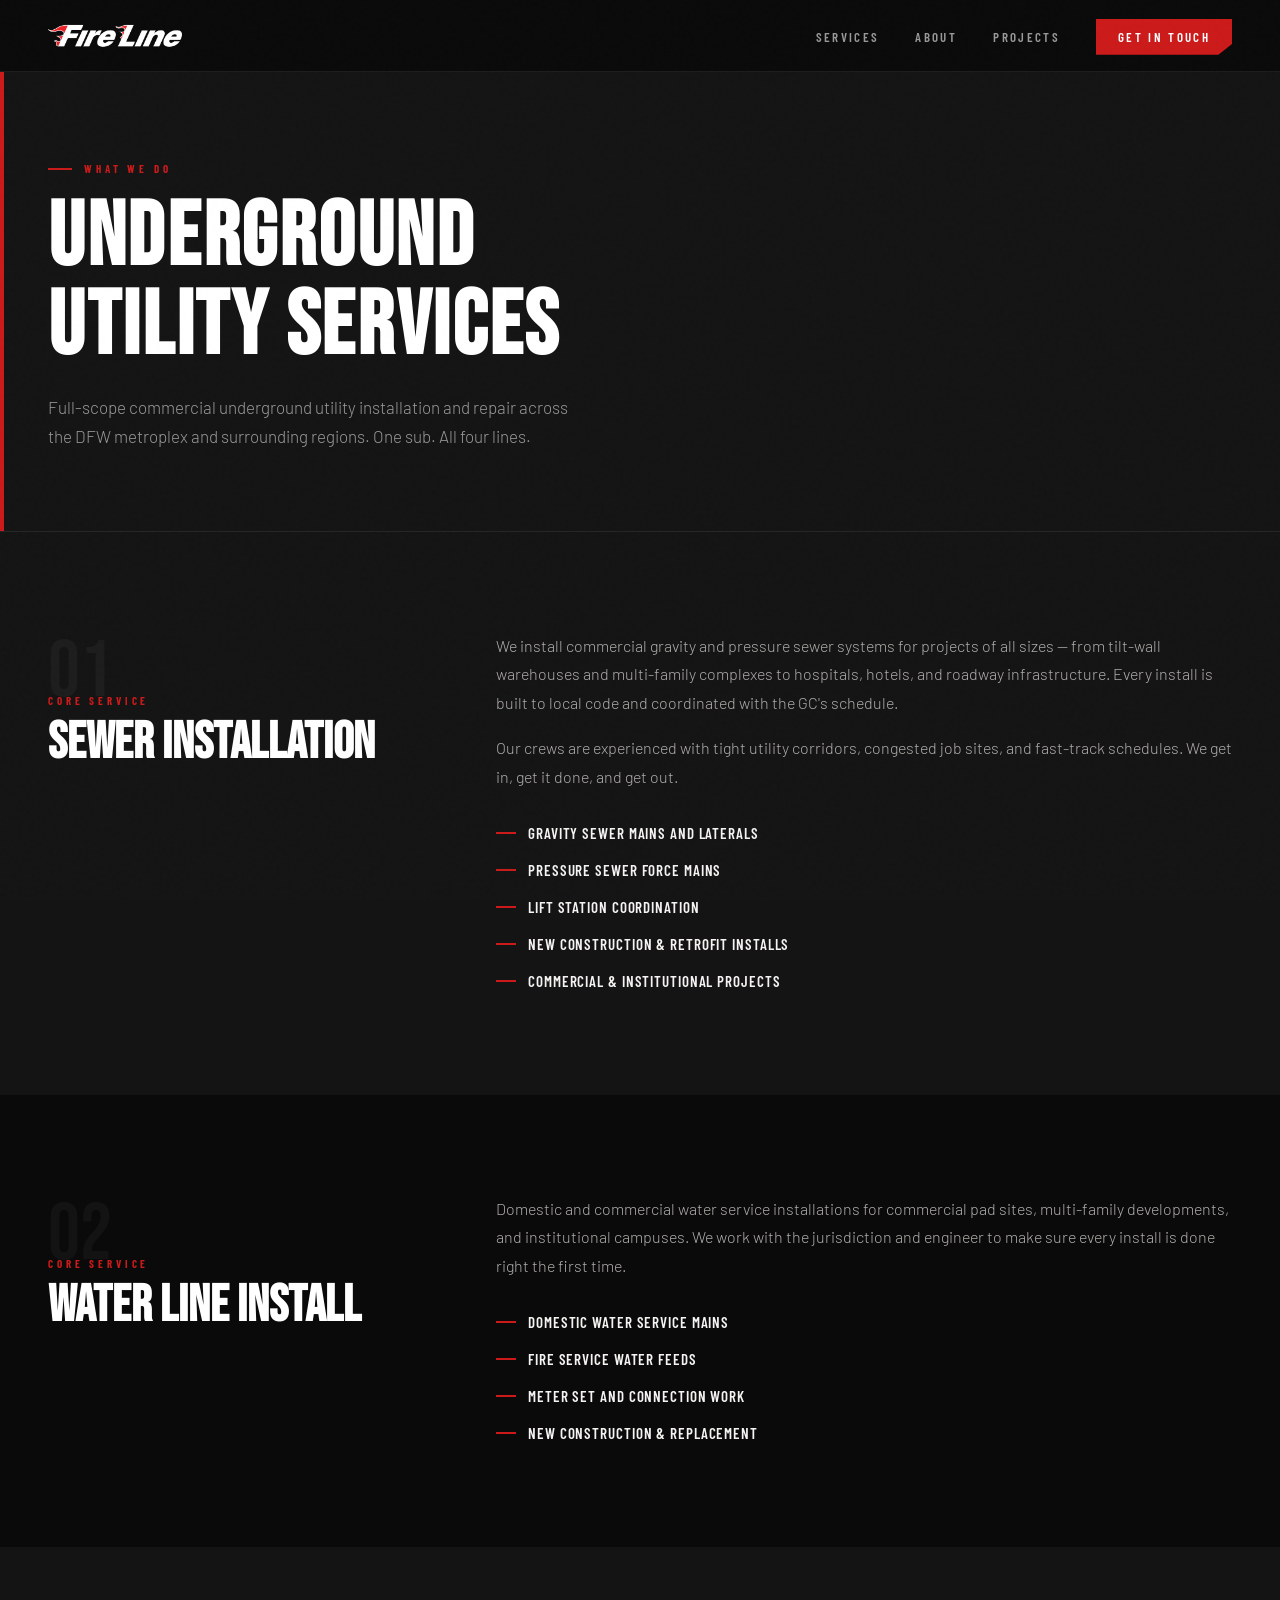
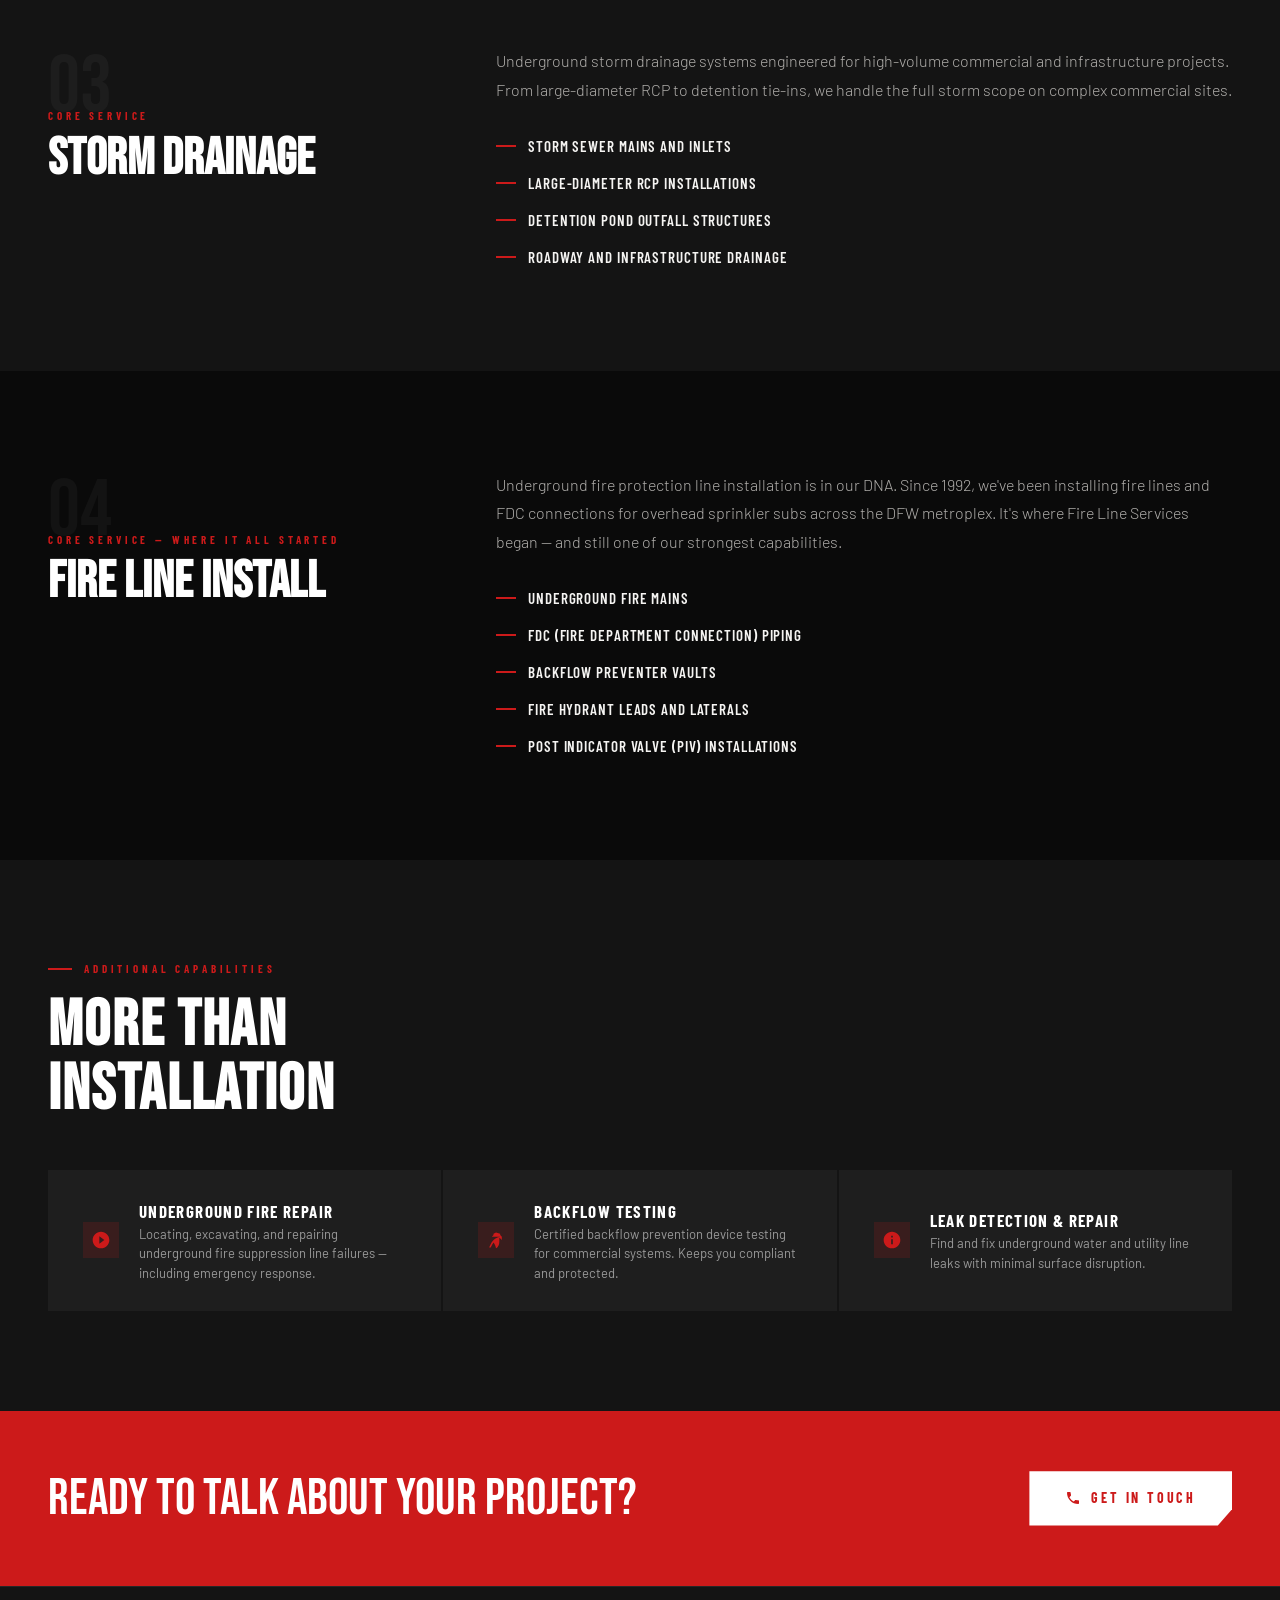
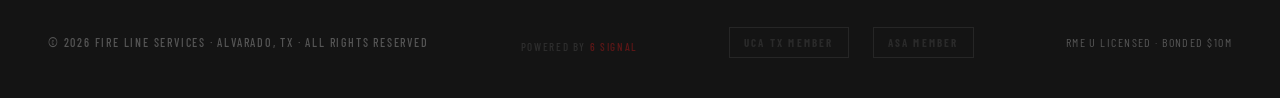
<file: services.html>
<!DOCTYPE html>
<html lang="en">
<head>
  <meta charset="UTF-8">
  <meta name="viewport" content="width=device-width, initial-scale=1.0">
  <title>Services | Fire Line Services | DFW Underground Utilities</title>
  <meta name="description" content="Underground utility services including sewer, water, storm drainage, fire line installation, repairs, backflow testing, and leak detection across DFW.">
  <meta property="og:title" content="Services | Fire Line Services | DFW Underground Utilities">
  <meta property="og:description" content="Underground utility services including sewer, water, storm drainage, fire line installation, repairs, backflow testing, and leak detection across DFW.">
  <meta property="og:image" content="https://firelineservices.com/Images/FL1.png">
  <meta property="og:url" content="https://firelineservices.com/services.html">
  <meta property="og:type" content="website">
  <meta name="twitter:card" content="summary_large_image">
  <meta name="twitter:image" content="https://firelineservices.com/Images/FL1.png">
  <link rel="preconnect" href="https://fonts.googleapis.com">
  <link rel="preconnect" href="https://fonts.gstatic.com" crossorigin>
  <link href="https://fonts.googleapis.com/css2?family=Bebas+Neue&family=Barlow:ital,wght@0,300;0,400;0,500;0,600;0,700;1,300;1,400&family=Barlow+Condensed:wght@400;500;600;700;800&display=swap" rel="stylesheet">
  <link rel="stylesheet" href="CSS/styles.css">
  <style>
    /* ── PAGE HERO (interior pages) ── */
    .page-hero {
      position: relative;
      padding: 160px 48px 80px;
      background: var(--black-mid);
      border-bottom: 1px solid var(--border);
      overflow: hidden;
    }
    .page-hero::before {
      content: '';
      position: absolute;
      left: 0;
      top: 72px;
      width: 4px;
      height: 100%;
      background: var(--red);
    }
    .page-hero-eyebrow {
      font-family: 'Barlow Condensed', sans-serif;
      font-size: 11px;
      font-weight: 700;
      letter-spacing: 0.35em;
      text-transform: uppercase;
      color: var(--red);
      display: flex;
      align-items: center;
      gap: 12px;
      margin-bottom: 16px;
    }
    .page-hero-eyebrow::before {
      content: '';
      display: block;
      width: 24px;
      height: 2px;
      background: var(--red);
    }
    .page-hero h1 {
      font-family: 'Bebas Neue', sans-serif;
      font-size: clamp(52px, 7vw, 100px);
      line-height: 1;
      letter-spacing: 0.03em;
      color: var(--white-pure);
      max-width: 700px;
    }
    .page-hero p {
      font-size: 17px;
      font-weight: 300;
      color: var(--gray-light);
      max-width: 540px;
      margin-top: 20px;
      line-height: 1.7;
    }

    /* ── SERVICE DETAIL CARDS ── */
    .service-detail-section {
      padding: 100px 0;
      background: var(--black);
    }
    .service-detail-section:nth-child(even) {
      background: var(--black-mid);
    }
    .service-detail-grid {
      display: grid;
      grid-template-columns: 1fr 2fr;
      gap: 80px;
      align-items: start;
    }
    .service-detail-label {
      font-family: 'Bebas Neue', sans-serif;
      font-size: 80px;
      line-height: 1;
      color: rgba(255,255,255,0.04);
      margin-bottom: -20px;
    }
    .service-detail-num {
      font-family: 'Barlow Condensed', sans-serif;
      font-size: 11px;
      font-weight: 700;
      letter-spacing: 0.35em;
      text-transform: uppercase;
      color: var(--red);
    }
    .service-detail-title {
      font-family: 'Bebas Neue', sans-serif;
      font-size: clamp(36px, 4vw, 56px);
      line-height: 1;
      color: var(--white-pure);
      margin-top: 8px;
      margin-bottom: 24px;
    }
    .service-detail-body {
      font-size: 16px;
      font-weight: 300;
      color: #B0AEAB;
      line-height: 1.8;
    }
    .service-detail-body p + p { margin-top: 16px; }
    .service-detail-list {
      list-style: none;
      margin-top: 28px;
      display: flex;
      flex-direction: column;
      gap: 10px;
    }
    .service-detail-list li {
      font-family: 'Barlow Condensed', sans-serif;
      font-size: 15px;
      font-weight: 600;
      letter-spacing: 0.06em;
      text-transform: uppercase;
      color: var(--white);
      display: flex;
      align-items: center;
      gap: 12px;
    }
    .service-detail-list li::before {
      content: '';
      display: block;
      width: 20px;
      height: 2px;
      background: var(--red);
      flex-shrink: 0;
    }

    /* ── CTA STRIP ── */
    .cta-strip {
      background: var(--red);
      padding: 60px 48px;
      display: flex;
      align-items: center;
      justify-content: space-between;
      gap: 40px;
    }
    .cta-strip-text {
      font-family: 'Bebas Neue', sans-serif;
      font-size: clamp(32px, 4vw, 52px);
      color: white;
      line-height: 1;
    }
    .btn-white {
      display: inline-flex;
      align-items: center;
      gap: 10px;
      font-family: 'Barlow Condensed', sans-serif;
      font-size: 14px;
      font-weight: 700;
      letter-spacing: 0.2em;
      text-transform: uppercase;
      color: var(--red);
      background: white;
      padding: 16px 36px;
      text-decoration: none;
      transition: background 0.2s, transform 0.2s;
      clip-path: polygon(0 0, 100% 0, 100% 70%, 93% 100%, 0 100%);
      white-space: nowrap;
      flex-shrink: 0;
    }
    .btn-white:hover { background: var(--white); transform: translateY(-2px); }

    @media (max-width: 1024px) {
      .service-detail-grid { grid-template-columns: 1fr; gap: 32px; }
      .service-detail-label { display: none; }
      .page-hero { padding: 140px 24px 60px; }
      .cta-strip { flex-direction: column; align-items: flex-start; padding: 48px 24px; }
    }
    @media (max-width: 640px) {
      .page-hero { padding: 110px 20px 48px; }
      .service-detail-section { padding: 64px 0; }
    }
  </style>
</head>
<body>

<!-- ── NAV ── -->
<nav>
  <a href="index.html" class="nav-logo">
    <img src="Images/FL-logo.png" alt="Fire Line Services" style="height:24px; width:auto;">
  </a>
  <ul class="nav-links">
    <li><a href="services.html">Services</a></li>
    <li><a href="about.html">About</a></li>
    <li><a href="projects.html">Projects</a></li>
    <li><a href="contact.html" class="nav-cta">Get in Touch</a></li>
  </ul>
  <button class="nav-hamburger" id="hamburger" aria-label="Toggle menu">
    <span></span><span></span><span></span>
  </button>
</nav>

<div class="mobile-menu" id="mobileMenu">
  <a href="services.html" class="mobile-nav-link">Services</a>
  <a href="about.html" class="mobile-nav-link">About</a>
  <a href="projects.html" class="mobile-nav-link">Projects</a>
  <a href="contact.html" class="mobile-cta mobile-nav-link">Get in Touch</a>
</div>

<!-- ── PAGE HERO ── -->
<div class="page-hero">
  <div class="page-hero-eyebrow">What We Do</div>
  <h1>Underground<br>Utility Services</h1>
  <p>Full-scope commercial underground utility installation and repair across the DFW metroplex and surrounding regions. One sub. All four lines.</p>
</div>

<!-- ── SEWER ── -->
<section class="service-detail-section">
  <div class="section-inner">
    <div class="service-detail-grid">
      <div>
        <div class="service-detail-label">01</div>
        <div class="service-detail-num">Core Service</div>
        <h2 class="service-detail-title">Sewer Installation</h2>
      </div>
      <div class="service-detail-body reveal">
        <p>We install commercial gravity and pressure sewer systems for projects of all sizes — from tilt-wall warehouses and multi-family complexes to hospitals, hotels, and roadway infrastructure. Every install is built to local code and coordinated with the GC's schedule.</p>
        <p>Our crews are experienced with tight utility corridors, congested job sites, and fast-track schedules. We get in, get it done, and get out.</p>
        <ul class="service-detail-list">
          <li>Gravity sewer mains and laterals</li>
          <li>Pressure sewer force mains</li>
          <li>Lift station coordination</li>
          <li>New construction & retrofit installs</li>
          <li>Commercial & institutional projects</li>
        </ul>
      </div>
    </div>
  </div>
</section>

<!-- ── WATER ── -->
<section class="service-detail-section">
  <div class="section-inner">
    <div class="service-detail-grid">
      <div>
        <div class="service-detail-label">02</div>
        <div class="service-detail-num">Core Service</div>
        <h2 class="service-detail-title">Water Line Install</h2>
      </div>
      <div class="service-detail-body reveal">
        <p>Domestic and commercial water service installations for commercial pad sites, multi-family developments, and institutional campuses. We work with the jurisdiction and engineer to make sure every install is done right the first time.</p>
        <ul class="service-detail-list">
          <li>Domestic water service mains</li>
          <li>Fire service water feeds</li>
          <li>Meter set and connection work</li>
          <li>New construction & replacement</li>
        </ul>
      </div>
    </div>
  </div>
</section>

<!-- ── STORM ── -->
<section class="service-detail-section">
  <div class="section-inner">
    <div class="service-detail-grid">
      <div>
        <div class="service-detail-label">03</div>
        <div class="service-detail-num">Core Service</div>
        <h2 class="service-detail-title">Storm Drainage</h2>
      </div>
      <div class="service-detail-body reveal">
        <p>Underground storm drainage systems engineered for high-volume commercial and infrastructure projects. From large-diameter RCP to detention tie-ins, we handle the full storm scope on complex commercial sites.</p>
        <ul class="service-detail-list">
          <li>Storm sewer mains and inlets</li>
          <li>Large-diameter RCP installations</li>
          <li>Detention pond outfall structures</li>
          <li>Roadway and infrastructure drainage</li>
        </ul>
      </div>
    </div>
  </div>
</section>

<!-- ── FIRE LINE ── -->
<section class="service-detail-section">
  <div class="section-inner">
    <div class="service-detail-grid">
      <div>
        <div class="service-detail-label">04</div>
        <div class="service-detail-num">Core Service — Where It All Started</div>
        <h2 class="service-detail-title">Fire Line Install</h2>
      </div>
      <div class="service-detail-body reveal">
        <p>Underground fire protection line installation is in our DNA. Since 1992, we've been installing fire lines and FDC connections for overhead sprinkler subs across the DFW metroplex. It's where Fire Line Services began — and still one of our strongest capabilities.</p>
        <ul class="service-detail-list">
          <li>Underground fire mains</li>
          <li>FDC (Fire Department Connection) piping</li>
          <li>Backflow preventer vaults</li>
          <li>Fire hydrant leads and laterals</li>
          <li>Post indicator valve (PIV) installations</li>
        </ul>
      </div>
    </div>
  </div>
</section>

<!-- ── ADDITIONAL SERVICES ── -->
<section class="service-detail-section">
  <div class="section-inner">
    <div class="section-label reveal">Additional Capabilities</div>
    <h2 class="section-title reveal" style="margin-bottom:48px;">More Than<br>Installation</h2>
    <div class="services-secondary">
      <div class="service-card-sm reveal">
        <div class="service-card-sm-icon">
          <svg width="20" height="20" viewBox="0 0 24 24" fill="currentColor"><path d="M12 2C6.48 2 2 6.48 2 12s4.48 10 10 10 10-4.48 10-10S17.52 2 12 2zm-2 14.5v-9l6 4.5-6 4.5z"/></svg>
        </div>
        <div>
          <div class="service-card-sm-name">Underground Fire Repair</div>
          <div class="service-card-sm-desc">Locating, excavating, and repairing underground fire suppression line failures — including emergency response.</div>
        </div>
      </div>
      <div class="service-card-sm reveal">
        <div class="service-card-sm-icon">
          <svg width="20" height="20" viewBox="0 0 24 24" fill="currentColor"><path d="M17 8C8 10 5.9 16.17 3.82 21H5.71c.98-2.42 2.2-4.41 3.48-5.96C12 19.77 12 22 12 22s4-2 4-8V9l3 3V8l-2-2V4.5L12 3 9 4.5V6L7 8h10z"/></svg>
        </div>
        <div>
          <div class="service-card-sm-name">Backflow Testing</div>
          <div class="service-card-sm-desc">Certified backflow prevention device testing for commercial systems. Keeps you compliant and protected.</div>
        </div>
      </div>
      <div class="service-card-sm reveal">
        <div class="service-card-sm-icon">
          <svg width="20" height="20" viewBox="0 0 24 24" fill="currentColor"><path d="M12 2C6.48 2 2 6.48 2 12s4.48 10 10 10 10-4.48 10-10S17.52 2 12 2zm1 15h-2v-6h2v6zm0-8h-2V7h2v2z"/></svg>
        </div>
        <div>
          <div class="service-card-sm-name">Leak Detection & Repair</div>
          <div class="service-card-sm-desc">Find and fix underground water and utility line leaks with minimal surface disruption.</div>
        </div>
      </div>
    </div>
  </div>
</section>

<!-- ── CTA STRIP ── -->
<div class="cta-strip">
  <div class="cta-strip-text">Ready to Talk About Your Project?</div>
  <a href="contact.html" class="btn-white">
    <svg width="16" height="16" viewBox="0 0 24 24" fill="currentColor"><path d="M6.62 10.79c1.44 2.83 3.76 5.14 6.59 6.59l2.2-2.2c.27-.27.67-.36 1.02-.24 1.12.37 2.33.57 3.57.57.55 0 1 .45 1 1V20c0 .55-.45 1-1 1-9.39 0-17-7.61-17-17 0-.55.45-1 1-1h3.5c.55 0 1 .45 1 1 0 1.25.2 2.45.57 3.57.11.35.03.74-.25 1.02l-2.2 2.2z"/></svg>
    Get in Touch
  </a>
</div>

<!-- ── FOOTER ── -->
<footer>
  <div class="footer-copy">© 2026 Fire Line Services · Alvarado, TX · All Rights Reserved</div>
  <div class="footer-copy" style="margin-top:8px; font-size:11px; opacity:0.4;">Powered by <a href="https://6signal.co/" target="_blank" rel="noopener" style="color:#CC1A1A; text-decoration:none;">6 SIGNAL</a></div>
  <div class="footer-assoc">
    <span class="assoc-badge">UCA TX Member</span>
    <span class="assoc-badge">ASA Member</span>
  </div>
  <div class="footer-license">RME U Licensed · Bonded $10M</div>
</footer>

<script src="JS/main.js"></script>
</body>
</html>
</file>
<file: CSS/styles.css>
/* ============================================================
   Fire Line Services — Main Stylesheet
   Author: 6 SIGNAL (https://6signal.co/) / Matt Vincent Walker
   ============================================================ */

/* ── CSS VARIABLES ── */
:root {
  --red: #CC1A1A;
  --red-bright: #E02020;
  --red-dark: #991010;
  --black: #0A0A0A;
  --black-mid: #141414;
  --black-light: #1E1E1E;
  --gray-dark: #2A2A2A;
  --gray-mid: #555;
  --gray-light: #999;
  --white: #F5F4F2;
  --white-pure: #FFFFFF;
  --border: rgba(255,255,255,0.08);
  --border-red: rgba(204,26,26,0.4);
}

/* ── RESET ── */
*, *::before, *::after { box-sizing: border-box; margin: 0; padding: 0; }
html { scroll-behavior: smooth; }

body {
  background: var(--black);
  color: var(--white);
  font-family: 'Barlow', sans-serif;
  font-weight: 400;
  line-height: 1.6;
  overflow-x: hidden;
}

/* ── NOISE TEXTURE OVERLAY ── */
body::before {
  content: '';
  position: fixed;
  inset: 0;
  background-image: url("data:image/svg+xml,%3Csvg viewBox='0 0 256 256' xmlns='http://www.w3.org/2000/svg'%3E%3Cfilter id='noise'%3E%3CfeTurbulence type='fractalNoise' baseFrequency='0.9' numOctaves='4' stitchTiles='stitch'/%3E%3C/filter%3E%3Crect width='100%25' height='100%25' filter='url(%23noise)' opacity='0.04'/%3E%3C/svg%3E");
  pointer-events: none;
  z-index: 9999;
  opacity: 0.4;
}

/* ── NAV ── */
nav {
  position: fixed;
  top: 0;
  left: 0;
  right: 0;
  z-index: 100;
  display: flex;
  align-items: center;
  justify-content: space-between;
  padding: 0 48px;
  height: 72px;
  background: rgba(10,10,10,0.92);
  backdrop-filter: blur(12px);
  border-bottom: 1px solid var(--border);
}

.nav-logo {
  display: flex;
  align-items: center;
  gap: 14px;
  text-decoration: none;
}

.logo-mark {
  width: 42px;
  height: 42px;
  background: var(--red);
  display: flex;
  align-items: center;
  justify-content: center;
  position: relative;
  clip-path: polygon(0 0, 100% 0, 100% 75%, 75% 100%, 0 100%);
}

.logo-mark svg { width: 24px; height: 24px; fill: white; }

.logo-text {
  display: flex;
  flex-direction: column;
  line-height: 1;
}

.logo-text .top {
  font-family: 'Bebas Neue', sans-serif;
  font-size: 20px;
  letter-spacing: 0.08em;
  color: var(--white-pure);
}

.logo-text .bottom {
  font-family: 'Barlow Condensed', sans-serif;
  font-size: 10px;
  font-weight: 600;
  letter-spacing: 0.25em;
  color: var(--red);
  text-transform: uppercase;
}

.nav-links {
  display: flex;
  align-items: center;
  gap: 36px;
  list-style: none;
}

.nav-links a {
  font-family: 'Barlow Condensed', sans-serif;
  font-size: 13px;
  font-weight: 600;
  letter-spacing: 0.18em;
  text-transform: uppercase;
  color: var(--gray-light);
  text-decoration: none;
  transition: color 0.2s;
}

.nav-links a:hover { color: var(--white); }

.nav-cta {
  font-family: 'Barlow Condensed', sans-serif;
  font-size: 12px;
  font-weight: 700;
  letter-spacing: 0.2em;
  text-transform: uppercase;
  color: var(--white-pure) !important;
  background: var(--red);
  padding: 10px 22px;
  text-decoration: none;
  transition: background 0.2s !important;
  clip-path: polygon(0 0, 100% 0, 100% 70%, 90% 100%, 0 100%);
}

.nav-cta:hover { background: var(--red-bright) !important; color: var(--white-pure) !important; }

/* ── HAMBURGER BUTTON ── */
.nav-hamburger {
  display: none;
  flex-direction: column;
  justify-content: center;
  gap: 5px;
  background: none;
  border: none;
  cursor: pointer;
  padding: 8px;
  z-index: 200;
}

.nav-hamburger span {
  display: block;
  width: 24px;
  height: 2px;
  background: var(--white);
  transition: transform 0.3s, opacity 0.3s;
}

.nav-hamburger.open span:nth-child(1) { transform: translateY(7px) rotate(45deg); }
.nav-hamburger.open span:nth-child(2) { opacity: 0; }
.nav-hamburger.open span:nth-child(3) { transform: translateY(-7px) rotate(-45deg); }

/* ── MOBILE MENU DRAWER ── */
.mobile-menu {
  display: none;
  position: fixed;
  top: 72px;
  left: 0;
  right: 0;
  bottom: 0;
  background: rgba(10,10,10,0.98);
  backdrop-filter: blur(16px);
  z-index: 99;
  flex-direction: column;
  align-items: center;
  justify-content: center;
  gap: 0;
  opacity: 0;
  pointer-events: none;
  transition: opacity 0.3s;
}

.mobile-menu.open {
  opacity: 1;
  pointer-events: all;
}

.mobile-menu a {
  font-family: 'Bebas Neue', sans-serif;
  font-size: 42px;
  letter-spacing: 0.06em;
  color: var(--white);
  text-decoration: none;
  padding: 16px 0;
  border-bottom: 1px solid var(--border);
  width: 80%;
  text-align: center;
  transition: color 0.2s;
}

.mobile-menu a:last-child { border-bottom: none; }

.mobile-menu a.mobile-cta {
  color: var(--red);
  margin-top: 24px;
  border: 2px solid var(--red);
  padding: 16px 48px;
  width: auto;
  font-size: 32px;
}

/* ── HERO ── */
.hero {
  position: relative;
  min-height: 100vh;
  display: flex;
  flex-direction: column;
  justify-content: flex-end;
  padding: 120px 48px 80px;
  overflow: hidden;
}

.hero-bg {
  position: absolute;
  inset: 0;
  z-index: 1;
  background:
    linear-gradient(to right, rgba(10,10,10,0.88) 20%, rgba(10,10,10,0.55) 55%, rgba(10,10,10,0.25) 100%),
    linear-gradient(160deg, rgba(26,0,0,0.5) 0%, rgba(10,10,10,0.3) 60%);
}

.hero-grid {
  position: absolute;
  inset: 0;
  z-index: 2;
  background-image:
    linear-gradient(rgba(204,26,26,0.06) 1px, transparent 1px),
    linear-gradient(90deg, rgba(204,26,26,0.06) 1px, transparent 1px);
  background-size: 80px 80px;
  mask-image: linear-gradient(to bottom, transparent 0%, black 30%, black 70%, transparent 100%);
}

.hero-accent {
  position: absolute;
  top: 0;
  right: 0;
  width: 55%;
  height: 100%;
  z-index: 2;
  background: linear-gradient(135deg, rgba(204,26,26,0.08) 0%, transparent 60%);
}

.hero-line {
  position: absolute;
  left: 0;
  top: 72px;
  z-index: 2;
  width: 4px;
  height: 0;
  background: var(--red);
  animation: lineGrow 1.2s ease-out 0.3s forwards;
}

@keyframes lineGrow {
  to { height: 100%; }
}

.hero-eyebrow {
  font-family: 'Barlow Condensed', sans-serif;
  font-size: 12px;
  font-weight: 700;
  letter-spacing: 0.35em;
  text-transform: uppercase;
  color: var(--red);
  margin-bottom: 20px;
  opacity: 0;
  animation: fadeUp 0.8s ease-out 0.5s forwards;
  display: flex;
  align-items: center;
  gap: 12px;
}

.hero-eyebrow::before {
  content: '';
  display: block;
  width: 32px;
  height: 2px;
  background: var(--red);
}

.hero-headline {
  font-family: 'Bebas Neue', sans-serif;
  font-size: clamp(72px, 10vw, 140px);
  line-height: 0.92;
  letter-spacing: 0.02em;
  color: var(--white-pure);
  opacity: 0;
  animation: fadeUp 0.9s ease-out 0.7s forwards;
  max-width: 800px;
}

.hero-headline span { color: var(--red); }

.hero-sub {
  font-size: 18px;
  font-weight: 300;
  color: var(--gray-light);
  max-width: 500px;
  margin-top: 28px;
  line-height: 1.7;
  opacity: 0;
  animation: fadeUp 0.9s ease-out 0.9s forwards;
}

.hero-actions {
  display: flex;
  align-items: center;
  gap: 24px;
  margin-top: 48px;
  opacity: 0;
  animation: fadeUp 0.9s ease-out 1.1s forwards;
}

.btn-primary {
  display: inline-flex;
  align-items: center;
  gap: 10px;
  font-family: 'Barlow Condensed', sans-serif;
  font-size: 14px;
  font-weight: 700;
  letter-spacing: 0.2em;
  text-transform: uppercase;
  color: var(--white-pure);
  background: var(--red);
  padding: 16px 36px;
  text-decoration: none;
  transition: background 0.2s, transform 0.2s;
  clip-path: polygon(0 0, 100% 0, 100% 70%, 93% 100%, 0 100%);
}

.btn-primary:hover { background: var(--red-bright); transform: translateY(-2px); }

.btn-secondary {
  display: inline-flex;
  align-items: center;
  gap: 10px;
  font-family: 'Barlow Condensed', sans-serif;
  font-size: 14px;
  font-weight: 600;
  letter-spacing: 0.18em;
  text-transform: uppercase;
  color: var(--gray-light);
  text-decoration: none;
  border-bottom: 1px solid var(--gray-dark);
  padding-bottom: 2px;
  transition: color 0.2s, border-color 0.2s;
}

.btn-secondary:hover { color: var(--white); border-color: var(--gray-mid); }

.hero-stats {
  position: absolute;
  right: 48px;
  bottom: 80px;
  display: flex;
  flex-direction: column;
  gap: 32px;
  z-index: 3;
  opacity: 0;
  animation: fadeLeft 0.9s ease-out 1.3s forwards;
}

.stat-item { text-align: right; }

.stat-num {
  font-family: 'Bebas Neue', sans-serif;
  font-size: 52px;
  line-height: 1;
  color: var(--white-pure);
  display: block;
}

.stat-num span { color: var(--red); }

.stat-label {
  font-family: 'Barlow Condensed', sans-serif;
  font-size: 11px;
  font-weight: 600;
  letter-spacing: 0.25em;
  text-transform: uppercase;
  color: var(--gray-mid);
}

.stat-divider {
  width: 100%;
  height: 1px;
  background: var(--border);
}

@keyframes fadeUp {
  from { opacity: 0; transform: translateY(30px); }
  to { opacity: 1; transform: translateY(0); }
}

@keyframes fadeLeft {
  from { opacity: 0; transform: translateX(30px); }
  to { opacity: 1; transform: translateX(0); }
}

/* ── SECTION BASE ── */
section { position: relative; }

.section-inner {
  max-width: 1280px;
  margin: 0 auto;
  padding: 0 48px;
}

.section-label {
  font-family: 'Barlow Condensed', sans-serif;
  font-size: 11px;
  font-weight: 700;
  letter-spacing: 0.35em;
  text-transform: uppercase;
  color: var(--red);
  display: flex;
  align-items: center;
  gap: 12px;
  margin-bottom: 16px;
}

.section-label::before {
  content: '';
  display: block;
  width: 24px;
  height: 2px;
  background: var(--red);
}

.section-title {
  font-family: 'Bebas Neue', sans-serif;
  font-size: clamp(42px, 5vw, 72px);
  line-height: 1;
  letter-spacing: 0.03em;
  color: var(--white-pure);
}

/* ── TICKER ── */
.ticker {
  background: var(--red);
  padding: 14px 0;
  overflow: hidden;
  border-top: 2px solid var(--red-dark);
  border-bottom: 2px solid var(--red-dark);
}

.ticker-track {
  display: flex;
  gap: 0;
  animation: ticker 18s linear infinite; /* bumped from 30s → 18s */
  white-space: nowrap;
}

.ticker-item {
  font-family: 'Barlow Condensed', sans-serif;
  font-size: 13px;
  font-weight: 700;
  letter-spacing: 0.25em;
  text-transform: uppercase;
  color: rgba(255,255,255,0.9);
  display: inline-flex;
  align-items: center;
}

.ticker-item::after {
  content: '//';
  color: rgba(255,255,255,0.4);
  font-size: 16px;
  margin: 0 32px;
}

@keyframes ticker {
  from { transform: translateX(0); }
  to { transform: translateX(-50%); }
}

/* ── SERVICES ── */
.services {
  padding: 120px 0;
  background: var(--black-mid);
}

.services-header {
  display: flex;
  align-items: flex-end;
  justify-content: space-between;
  margin-bottom: 64px;
}

.services-grid {
  display: grid;
  grid-template-columns: repeat(4, 1fr);
  gap: 2px;
}

.service-card {
  background: var(--black-light);
  padding: 40px 32px;
  position: relative;
  overflow: hidden;
  transition: background 0.3s;
  cursor: default;
}

.service-card::before {
  content: '';
  position: absolute;
  bottom: 0;
  left: 0;
  right: 0;
  height: 3px;
  background: var(--red);
  transform: scaleX(0);
  transform-origin: left;
  transition: transform 0.4s ease;
}

.service-card:hover { background: #222; }
.service-card:hover::before { transform: scaleX(1); }

.service-card.featured {
  background: var(--red);
  grid-column: span 1;
}

.service-card.featured::before { display: none; }
.service-card.featured:hover { background: var(--red-bright); }

.service-icon {
  width: 48px;
  height: 48px;
  margin-bottom: 24px;
  opacity: 0.7;
}

.service-icon svg { width: 100%; height: 100%; }

.service-num {
  font-family: 'Bebas Neue', sans-serif;
  font-size: 13px;
  letter-spacing: 0.2em;
  color: var(--gray-dark);
  margin-bottom: 12px;
  display: block;
}

.service-card.featured .service-num { color: rgba(255,255,255,0.4); }

.service-name {
  font-family: 'Barlow Condensed', sans-serif;
  font-size: 26px;
  font-weight: 700;
  letter-spacing: 0.05em;
  text-transform: uppercase;
  color: var(--white-pure);
  line-height: 1.1;
  margin-bottom: 14px;
}

.service-desc {
  font-size: 14px;
  font-weight: 300;
  color: var(--gray-light);
  line-height: 1.7;
}

.service-card.featured .service-desc { color: rgba(255,255,255,0.75); }

/* Additional services row */
.services-secondary {
  display: grid;
  grid-template-columns: repeat(3, 1fr);
  gap: 2px;
  margin-top: 2px;
}

.service-card-sm {
  background: var(--black-light);
  padding: 28px 32px;
  display: flex;
  align-items: center;
  gap: 20px;
  transition: background 0.3s;
  border-left: 3px solid transparent;
}

.service-card-sm:hover {
  background: #1E1E1E;
  border-left-color: var(--red);
}

.service-card-sm-icon {
  width: 36px;
  height: 36px;
  background: rgba(204,26,26,0.15);
  display: flex;
  align-items: center;
  justify-content: center;
  flex-shrink: 0;
  color: var(--red);
}

.service-card-sm-name {
  font-family: 'Barlow Condensed', sans-serif;
  font-size: 17px;
  font-weight: 700;
  letter-spacing: 0.08em;
  text-transform: uppercase;
  color: var(--white-pure);
}

.service-card-sm-desc {
  font-size: 13px;
  color: var(--gray-light);
  line-height: 1.5;
}

/* ── ABOUT ── */
.about {
  padding: 120px 0;
  background: var(--black);
}

.about-grid {
  display: grid;
  grid-template-columns: 1fr 1fr;
  gap: 80px;
  align-items: center;
}

.about-visual { position: relative; }

.about-img-frame {
  aspect-ratio: 4/5;
  background: var(--black-light);
  position: relative;
  overflow: hidden;
}

.about-img-placeholder {
  width: 100%;
  height: 100%;
  background: linear-gradient(135deg, #1a0a0a 0%, #1e1e1e 100%);
  display: flex;
  align-items: center;
  justify-content: center;
}

.about-img-placeholder svg {
  width: 80px;
  height: 80px;
  opacity: 0.15;
}

.about-year-badge {
  position: absolute;
  bottom: -24px;
  right: -24px;
  width: 120px;
  height: 120px;
  background: var(--red);
  display: flex;
  flex-direction: column;
  align-items: center;
  justify-content: center;
  clip-path: polygon(0 0, 100% 0, 100% 80%, 80% 100%, 0 100%);
}

.about-year-badge .year {
  font-family: 'Bebas Neue', sans-serif;
  font-size: 36px;
  line-height: 1;
  color: white;
}

.about-year-badge .est {
  font-family: 'Barlow Condensed', sans-serif;
  font-size: 10px;
  font-weight: 700;
  letter-spacing: 0.2em;
  color: rgba(255,255,255,0.7);
  text-transform: uppercase;
}

.about-body {
  font-size: 17px;
  font-weight: 300;
  color: #B0AEAB;
  line-height: 1.8;
  margin-top: 32px;
}

.about-body p + p { margin-top: 18px; }

.about-body strong {
  color: var(--white);
  font-weight: 600;
}

.about-pillars {
  display: grid;
  grid-template-columns: 1fr 1fr;
  gap: 16px;
  margin-top: 48px;
}

.pillar {
  padding: 20px 24px;
  border: 1px solid var(--border);
  border-left: 3px solid var(--red);
}

.pillar-title {
  font-family: 'Barlow Condensed', sans-serif;
  font-size: 14px;
  font-weight: 700;
  letter-spacing: 0.15em;
  text-transform: uppercase;
  color: var(--white-pure);
  margin-bottom: 6px;
}

.pillar-desc {
  font-size: 13px;
  color: var(--gray-light);
  line-height: 1.6;
}

/* ── PROJECTS ── */
.projects {
  padding: 120px 0;
  background: var(--black-mid);
}

.projects-header { margin-bottom: 64px; }

.projects-grid {
  display: grid;
  grid-template-columns: repeat(3, 1fr);
  gap: 2px;
}

.project-card {
  background: var(--black-light);
  position: relative;
  overflow: hidden;
  aspect-ratio: 4/3;
  cursor: default;
}

.project-card.large {
  grid-column: span 2;
  aspect-ratio: 16/9;
}

.project-bg {
  position: absolute;
  inset: 0;
  background: linear-gradient(135deg, #1a1a1a 0%, #0f0f0f 100%);
  transition: transform 0.6s ease;
}

.project-card:hover .project-bg { transform: scale(1.05); }

.project-overlay {
  position: absolute;
  inset: 0;
  background: linear-gradient(to top, rgba(0,0,0,0.95) 0%, rgba(0,0,0,0.2) 60%, transparent 100%);
}

.project-content {
  position: absolute;
  bottom: 0;
  left: 0;
  right: 0;
  padding: 28px;
}

.project-type {
  font-family: 'Barlow Condensed', sans-serif;
  font-size: 11px;
  font-weight: 700;
  letter-spacing: 0.3em;
  text-transform: uppercase;
  color: var(--red);
  margin-bottom: 6px;
}

.project-name {
  font-family: 'Barlow Condensed', sans-serif;
  font-size: 22px;
  font-weight: 700;
  letter-spacing: 0.04em;
  text-transform: uppercase;
  color: var(--white-pure);
  line-height: 1.1;
  margin-bottom: 6px;
}

.project-location {
  font-size: 13px;
  color: var(--gray-light);
}

.project-services-tags {
  display: flex;
  flex-wrap: wrap;
  gap: 6px;
  margin-top: 10px;
}

.tag {
  font-family: 'Barlow Condensed', sans-serif;
  font-size: 10px;
  font-weight: 600;
  letter-spacing: 0.15em;
  text-transform: uppercase;
  color: var(--gray-mid);
  background: rgba(255,255,255,0.06);
  padding: 3px 8px;
  border: 1px solid rgba(255,255,255,0.08);
}

.proj-placeholder {
  width: 100%;
  height: 100%;
  display: flex;
  align-items: center;
  justify-content: center;
  opacity: 0.05;
}

.proj-placeholder svg { width: 60px; height: 60px; }

/* ── WHY US ── */
.why {
  padding: 120px 0;
  background: var(--red);
  position: relative;
  overflow: hidden;
}

.why::before {
  content: 'FLS';
  position: absolute;
  right: -40px;
  top: 50%;
  transform: translateY(-50%);
  font-family: 'Bebas Neue', sans-serif;
  font-size: 400px;
  color: rgba(0,0,0,0.12);
  line-height: 1;
  pointer-events: none;
}

.why-grid {
  display: grid;
  grid-template-columns: 1fr 1fr;
  gap: 80px;
  align-items: center;
}

.why-content .section-label { color: rgba(255,255,255,0.6); }
.why-content .section-label::before { background: rgba(255,255,255,0.6); }
.why-content .section-title { color: white; }

.why-lead {
  font-size: 20px;
  font-weight: 300;
  color: rgba(255,255,255,0.85);
  line-height: 1.7;
  margin-top: 28px;
  font-style: italic;
}

.why-features {
  display: flex;
  flex-direction: column;
  gap: 2px;
}

.why-feature {
  background: rgba(0,0,0,0.15);
  padding: 28px 32px;
  display: flex;
  align-items: flex-start;
  gap: 20px;
  transition: background 0.2s;
}

.why-feature:hover { background: rgba(0,0,0,0.25); }

.why-feature-num {
  font-family: 'Bebas Neue', sans-serif;
  font-size: 36px;
  line-height: 1;
  color: rgba(255,255,255,0.2);
  flex-shrink: 0;
  min-width: 32px;
}

.why-feature-title {
  font-family: 'Barlow Condensed', sans-serif;
  font-size: 18px;
  font-weight: 700;
  letter-spacing: 0.08em;
  text-transform: uppercase;
  color: white;
  margin-bottom: 6px;
}

.why-feature-desc {
  font-size: 14px;
  color: rgba(255,255,255,0.7);
  line-height: 1.6;
}

/* ── CREDENTIALS ── */
.credentials {
  padding: 80px 0;
  background: var(--black);
  border-top: 1px solid var(--border);
  border-bottom: 1px solid var(--border);
}

.credentials-grid {
  display: grid;
  grid-template-columns: repeat(5, 1fr);
  gap: 2px;
}

.cred-item {
  padding: 32px 24px;
  text-align: center;
  background: var(--black-mid);
}

.cred-item:first-child { background: var(--red); }

.cred-value {
  font-family: 'Bebas Neue', sans-serif;
  font-size: 38px;
  color: var(--white-pure);
  line-height: 1;
  display: block;
  margin-bottom: 6px;
}

.cred-item:first-child .cred-value { color: white; }

.cred-label {
  font-family: 'Barlow Condensed', sans-serif;
  font-size: 11px;
  font-weight: 600;
  letter-spacing: 0.2em;
  text-transform: uppercase;
  color: var(--gray-mid);
}

.cred-item:first-child .cred-label { color: rgba(255,255,255,0.7); }

.safety-certs {
  display: flex;
  flex-wrap: wrap;
  gap: 8px;
  margin-top: 12px;
  justify-content: center;
}

.cert-badge {
  font-family: 'Barlow Condensed', sans-serif;
  font-size: 10px;
  font-weight: 600;
  letter-spacing: 0.15em;
  text-transform: uppercase;
  color: var(--gray-mid);
  background: rgba(255,255,255,0.04);
  border: 1px solid var(--border);
  padding: 3px 8px;
}

/* ── MARKETS ── */
.markets {
  padding: 100px 0;
  background: var(--black-mid);
}

.markets-list {
  display: grid;
  grid-template-columns: repeat(4, 1fr);
  gap: 2px;
  margin-top: 56px;
}

.market-item {
  padding: 36px 28px;
  background: var(--black-light);
  border-top: 3px solid transparent;
  transition: border-color 0.3s, background 0.3s;
}

.market-item:hover {
  border-top-color: var(--red);
  background: #1E1E1E;
}

.market-icon {
  width: 36px;
  height: 36px;
  min-width: 36px;
  min-height: 36px;
  margin-bottom: 16px;
  display: block;
  color: var(--red);
  fill: var(--red);
}

.market-name {
  font-family: 'Barlow Condensed', sans-serif;
  font-size: 17px;
  font-weight: 700;
  letter-spacing: 0.08em;
  text-transform: uppercase;
  color: var(--white-pure);
  margin-bottom: 8px;
}

.market-desc {
  font-size: 13px;
  color: var(--gray-light);
  line-height: 1.6;
}

/* ── CONTACT ── */
.contact {
  padding: 120px 0;
  background: var(--black);
}

.contact-grid {
  display: grid;
  grid-template-columns: 1fr 1fr;
  gap: 80px;
}

.contact-body {
  font-size: 17px;
  font-weight: 300;
  color: #B0AEAB;
  line-height: 1.8;
  margin-top: 28px;
  margin-bottom: 48px;
}

.contact-items {
  display: flex;
  flex-direction: column;
  gap: 24px;
}

.contact-item {
  display: flex;
  align-items: flex-start;
  gap: 20px;
  padding: 24px 0;
  border-bottom: 1px solid var(--border);
}

.contact-item:last-child { border-bottom: none; }

.contact-item-icon {
  width: 44px;
  height: 44px;
  background: rgba(204,26,26,0.12);
  border: 1px solid var(--border-red);
  display: flex;
  align-items: center;
  justify-content: center;
  flex-shrink: 0;
  color: var(--red);
}

.contact-item-label {
  font-family: 'Barlow Condensed', sans-serif;
  font-size: 11px;
  font-weight: 700;
  letter-spacing: 0.25em;
  text-transform: uppercase;
  color: var(--gray-mid);
  margin-bottom: 4px;
}

.contact-item-value {
  font-size: 16px;
  font-weight: 500;
  color: var(--white);
}

.contact-item-value a {
  color: var(--white);
  text-decoration: none;
  transition: color 0.2s;
}

.contact-item-value a:hover { color: var(--red); }

.contact-cta-block {
  display: flex;
  flex-direction: column;
  justify-content: center;
  background: var(--black-light);
  padding: 60px 48px;
  border-top: 4px solid var(--red);
  position: relative;
  overflow: hidden;
}

.contact-cta-block::before {
  content: '';
  position: absolute;
  bottom: 0;
  right: 0;
  width: 200px;
  height: 200px;
  background: radial-gradient(circle, rgba(204,26,26,0.08) 0%, transparent 70%);
}

.contact-cta-headline {
  font-family: 'Bebas Neue', sans-serif;
  font-size: 52px;
  line-height: 1;
  letter-spacing: 0.03em;
  color: var(--white-pure);
  margin-bottom: 20px;
}

.contact-cta-headline span { color: var(--red); }

.contact-cta-sub {
  font-size: 15px;
  color: var(--gray-light);
  line-height: 1.7;
  margin-bottom: 36px;
}

.contact-phone-big {
  font-family: 'Bebas Neue', sans-serif;
  font-size: 42px;
  color: var(--white-pure);
  letter-spacing: 0.04em;
  display: block;
  text-decoration: none;
  margin-bottom: 8px;
  transition: color 0.2s;
}

.contact-phone-big:hover { color: var(--red); }

.contact-hours {
  font-family: 'Barlow Condensed', sans-serif;
  font-size: 12px;
  font-weight: 600;
  letter-spacing: 0.2em;
  text-transform: uppercase;
  color: var(--gray-mid);
  margin-bottom: 32px;
}

.social-links {
  display: flex;
  gap: 12px;
  margin-top: 24px;
}

.social-link {
  width: 40px;
  height: 40px;
  background: rgba(255,255,255,0.06);
  border: 1px solid var(--border);
  display: flex;
  align-items: center;
  justify-content: center;
  color: var(--gray-light);
  text-decoration: none;
  transition: background 0.2s, color 0.2s, border-color 0.2s;
  font-size: 14px;
}

.social-link:hover {
  background: var(--red);
  border-color: var(--red);
  color: white;
}

/* ── FOOTER ── */
footer {
  background: var(--black-mid);
  padding: 40px 48px;
  display: flex;
  align-items: center;
  justify-content: space-between;
  border-top: 1px solid var(--border);
}

.footer-copy {
  font-family: 'Barlow Condensed', sans-serif;
  font-size: 12px;
  font-weight: 500;
  letter-spacing: 0.15em;
  color: var(--gray-mid);
  text-transform: uppercase;
}

.footer-assoc {
  display: flex;
  align-items: center;
  gap: 24px;
}

.assoc-badge {
  font-family: 'Barlow Condensed', sans-serif;
  font-size: 11px;
  font-weight: 700;
  letter-spacing: 0.2em;
  text-transform: uppercase;
  color: var(--gray-dark);
  padding: 6px 14px;
  border: 1px solid var(--border);
  transition: color 0.2s;
}

.assoc-badge:hover { color: var(--gray-mid); }

.footer-license {
  font-family: 'Barlow Condensed', sans-serif;
  font-size: 12px;
  letter-spacing: 0.12em;
  color: var(--gray-mid);
  text-transform: uppercase;
}

/* ── SCROLL REVEAL ── */
.reveal {
  opacity: 0;
  transform: translateY(24px);
  transition: opacity 0.8s ease, transform 0.8s ease;
}

.reveal.visible {
  opacity: 1;
  transform: translateY(0);
}

/* ── TABLET ── */
@media (max-width: 1024px) {
  nav { padding: 0 24px; }
  .nav-links { gap: 20px; }
  .hero { padding: 100px 24px 60px; }
  .hero-stats { right: 24px; bottom: 60px; }
  .section-inner { padding: 0 24px; }
  .services-grid { grid-template-columns: repeat(2, 1fr); }
  .services-secondary { grid-template-columns: 1fr; }
  .about-grid, .why-grid, .contact-grid { grid-template-columns: 1fr; gap: 40px; }
  .about-visual { display: none; }
  .projects-grid { grid-template-columns: 1fr 1fr; }
  .project-card.large { grid-column: span 2; }
  .credentials-grid { grid-template-columns: repeat(3, 1fr); }
  .markets-list { grid-template-columns: repeat(2, 1fr); }
  footer { flex-direction: column; gap: 16px; text-align: center; }
  .why::before { font-size: 220px; right: -20px; }
}

/* ── MOBILE ── */
@media (max-width: 640px) {
  .nav-links { display: none; }
  .nav-hamburger { display: flex; }
  .mobile-menu { display: flex; }
  nav { padding: 0 20px; height: 64px; }
  .logo-text .top { font-size: 17px; }
  .logo-text .bottom { font-size: 9px; letter-spacing: 0.15em; }

  .hero {
    padding: 80px 20px 48px;
    min-height: 100svh;
    justify-content: flex-start;
    padding-top: 100px;
  }
  .hero-stats {
    position: static;
    display: grid;
    grid-template-columns: repeat(3, 1fr);
    gap: 0;
    margin-top: 40px;
    opacity: 1;
    animation: none;
    border-top: 1px solid var(--border);
    padding-top: 28px;
  }
  .stat-item { text-align: center; }
  .stat-num { font-size: 36px; }
  .stat-label { font-size: 9px; letter-spacing: 0.15em; }
  .stat-divider { display: none; }
  .hero-headline { font-size: clamp(56px, 16vw, 80px); }
  .hero-eyebrow { font-size: 10px; letter-spacing: 0.2em; }
  .hero-sub { font-size: 15px; margin-top: 20px; }
  .hero-actions { flex-direction: column; align-items: flex-start; gap: 16px; margin-top: 32px; }
  .btn-primary { width: 100%; justify-content: center; }

  .section-inner { padding: 0 20px; }
  .services { padding: 72px 0; }
  .services-header { flex-direction: column; align-items: flex-start; gap: 16px; margin-bottom: 40px; }
  .services-grid { grid-template-columns: 1fr; }
  .service-card { padding: 28px 24px; }
  .services-secondary { grid-template-columns: 1fr; }
  .service-card-sm { padding: 20px 24px; }

  .about { padding: 72px 0; }
  .about-visual { display: none; }
  .about-pillars { grid-template-columns: 1fr; }
  .about-body { font-size: 15px; }

  .projects { padding: 72px 0; }
  .projects-grid { grid-template-columns: 1fr; }
  .project-card { aspect-ratio: 16/9; }
  .project-card.large { grid-column: span 1; aspect-ratio: 16/9; }
  .projects-header { margin-bottom: 36px; }

  .why { padding: 72px 0; }
  .why::before { display: none; }
  .why-grid { grid-template-columns: 1fr; gap: 40px; }
  .why-feature { padding: 20px 24px; }

  .credentials { padding: 48px 0; }
  .credentials-grid { grid-template-columns: repeat(2, 1fr); }
  .cred-item:first-child { grid-column: span 2; }
  .cred-value { font-size: 30px; }

  .markets { padding: 72px 0; }
  .markets-list { grid-template-columns: 1fr; margin-top: 36px; }
  .market-item { padding: 24px 20px; }

  .contact { padding: 72px 0; }
  .contact-grid { grid-template-columns: 1fr; gap: 40px; }
  .contact-cta-block { padding: 40px 28px; }
  .contact-phone-big { font-size: 32px; }
  .contact-cta-headline { font-size: 38px; }

  footer {
    flex-direction: column;
    gap: 12px;
    text-align: center;
    padding: 28px 20px;
  }
  .footer-assoc { flex-direction: column; gap: 8px; }
}
</file>
